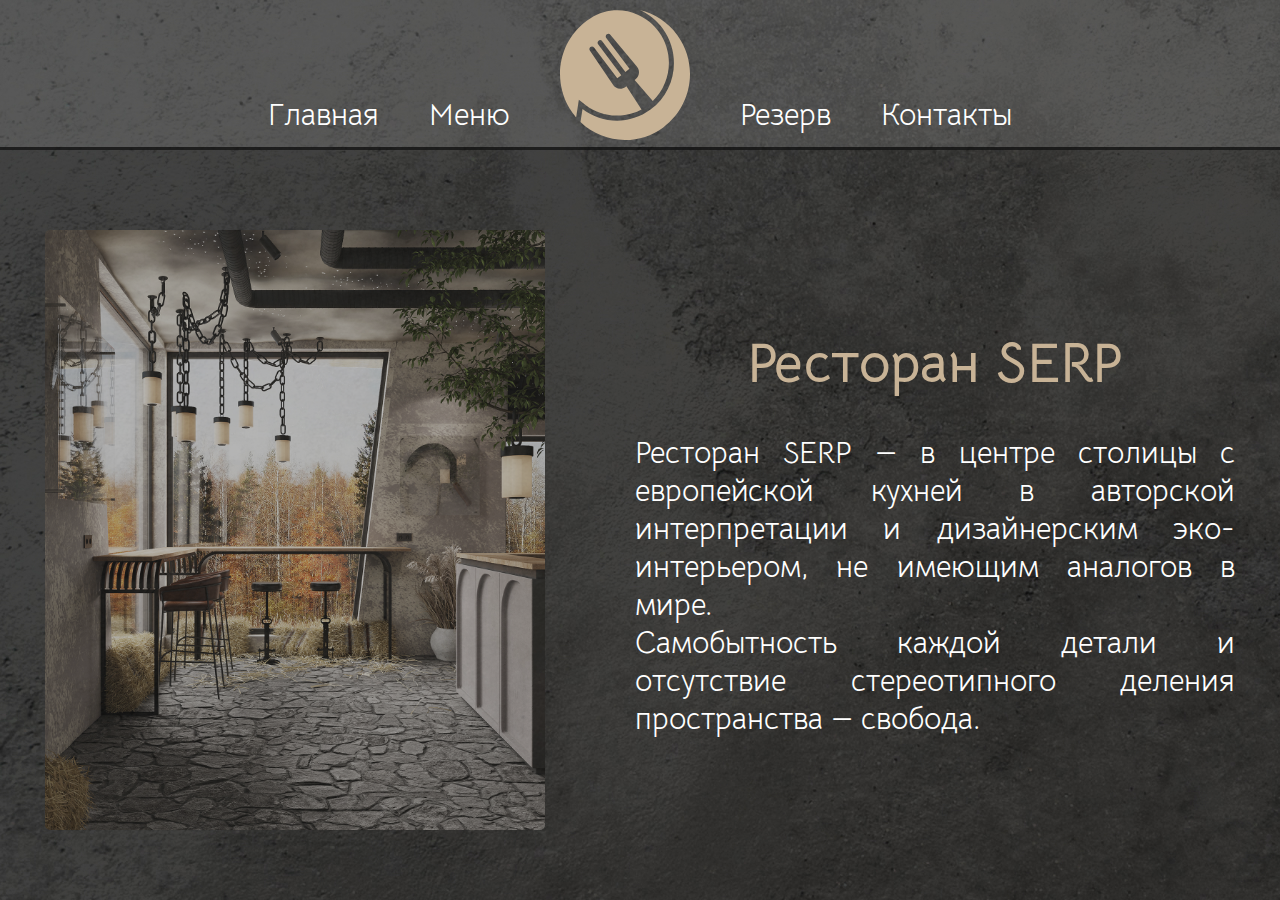
<file: SERP/index.html>
<html lang="en">
  <head>
    <meta charset="UTF-8" />
    <meta name="viewport" content="width=device-width, initial-scale=1.0" />
    <title>SERP</title>
    <link rel="stylesheet" href="styles/style.css" />
    <link rel="preconnect" href="https://fonts.googleapis.com" />
    <link rel="preconnect" href="https://fonts.gstatic.com" crossorigin />
    <link
      href="https://fonts.googleapis.com/css2?family=Bellota+Text&display=swap"
      rel="stylesheet"
    />
  </head>
  <body>
    <header>
      <div class="menu_osn">
        <div class="left_side">
          <ul>
            <li><a href="index.html">Главная</a></li>
            <li><a href="menu.html">Меню</a></li>
          </ul>
        </div>
        <div class="logo">
          <img src="styles/logo.svg" alt="logo" />
        </div>
        <div class="right_side">
          <ul>
            <li><a href="rezerv.php">Резерв</a></li>
            <li><a href="contacts.html">Контакты</a></li>
          </ul>
        </div>
      </div>
      <div class="menu">
        <input id="menu__toggle" type="checkbox" />
        <label class="menu__btn" for="menu__toggle">
          <span></span>
        </label>
        <ul class="menu__box">
          <li class="menu__item"><a href="index.html">Главная</a></li>
          <li class="menu__item"><a href="menu.html">Меню</a></li>
          <li class="menu__item"><a href="rezerv.php">Резерв</a></li>
          <li class="menu__item"><a href="contacts.html">Контакты</a></li>
          <div class="logo_adapt"></div>
        </ul>
      </div>
    </header>
    <main>
      <div class="content">
        <div class="left">
          <img src="images/page_1.jpg" alt="restaurant" />
        </div>
        <div class="right">
          <h1>Ресторан SERP</h1>
          <p>
            Ресторан SERP — в центре столицы с европейской кухней в авторской
            интерпретации и дизайнерским эко-интерьером, не имеющим аналогов в
            мире.<br />
            Самобытность каждой детали и отсутствие стереотипного деления
            пространства — свобода.
          </p>
        </div>
      </div>
    </main>
  </body>
</html>
</file>
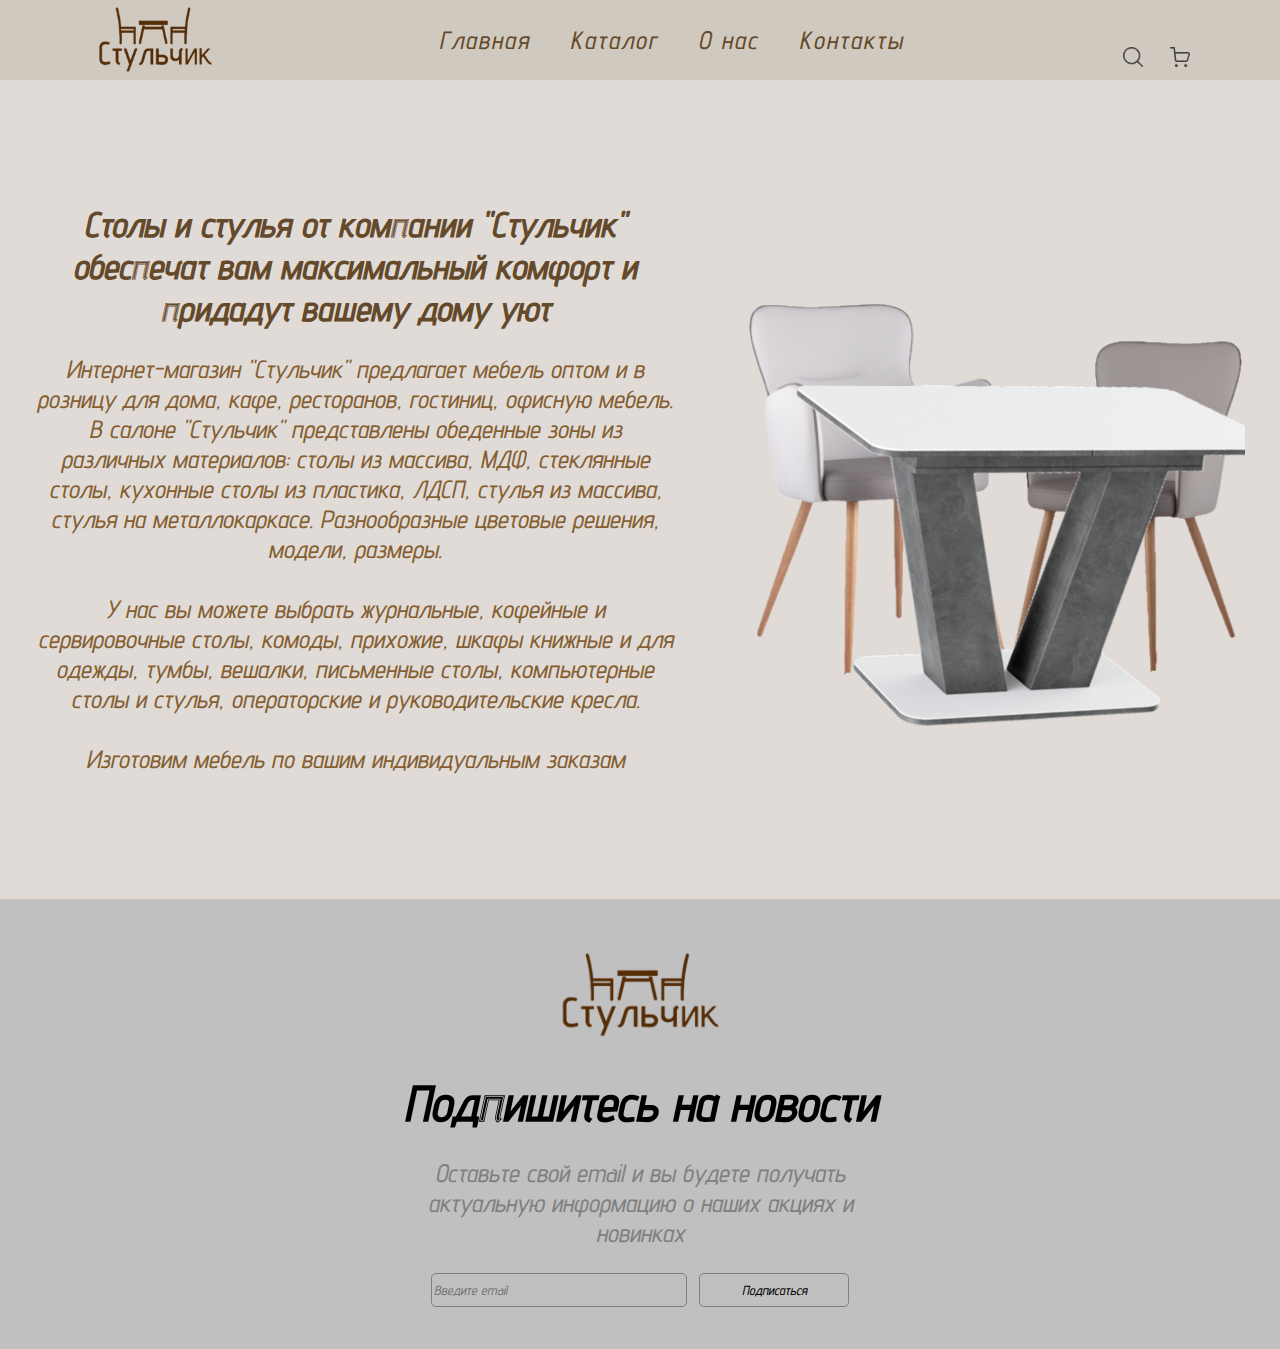
<file: mebel/about_us.html>
<!DOCTYPE html>
<html>
    <head>
        <title>Интернет магазин</title>
        <link rel="stylesheet" href="styles/about_us.css">
        <meta charset="UTF-8">
    </head>
    <body>
        <header>
            <a href="index.html"><img src="images/logo.png" class="logo"></a>
            <nav>
                <ul>
                    <li><a href="index.html">Главная</a></li>
                    <li><a href="katal.html">Каталог</a></li>
                    <li><a href="about_us.html">О нас</a></li>
                    <li><a href="konts.html">Контакты</a></li>
                </ul>
            </nav>
            <div class="menu">
                <input id="menu__toggle" type="checkbox">
                <label class="menu__btn" for="menu__toggle">
              <span></span>
                </label>
                <ul class="menu__box">
                    <li class="menu__item"><a href="index.html">Главная</a></li>
                    <li class="menu__item"><a href="katal.html">Каталог</a></li>
                    <li class="menu__item"><a href="about_us.html">О нас</a></li>
                    <li class="menu__item"><a href="konts.html">Контакты</a></li>
                </ul>
              </li>	
                </ul>
              </div>
            <div class="icons">
                <img src="images/search.png">
                <img src="images/shopCart.png">
            </div>
        </header>
        <article>
            <div class="text_about">
                <h1>Столы и стулья от компании "Стульчик" обеспечат вам максимальный комфорт и придадут вашему дому уют</h1>
                <p>Интернет-магазин "Стульчик" предлагает мебель оптом и в розницу для дома, кафе, ресторанов, гостиниц, офисную мебель. В салоне "Стульчик"  представлены обеденные зоны из различных материалов: столы из массива, МДФ, стеклянные столы, кухонные столы из пластика, ЛДСП, стулья из массива, стулья на металлокаркасе. Разнообразные цветовые решения, модели, размеры.<br>
                    <br>
                    У нас вы можете выбрать журнальные, кофейные и сервировочные столы, комоды, прихожие, шкафы книжные и для одежды, тумбы, вешалки, письменные столы, компьютерные столы и стулья, операторские и руководительские кресла.<br>
                    <br>
                    Изготовим мебель по вашим индивидуальным заказам</p>
            </div>
            <div class="map">
                <img src="images/table_chair.png">
            </div>
        </article>
        <footer>
            <div class="footerContent"> 
                <img src="images/logo.png">
                <h1>Подпишитесь на новости</h1>
                <p>Оставьте свой email и вы будете получать актуальную информацию о наших акциях и новинках</p>
                <span><input type="text" name="email" class="txt" placeholder="Введите email"> <input type="submit" value="Подписаться" class="send"></span>
            </div>
        </footer>
    </body>
</html>
</file>
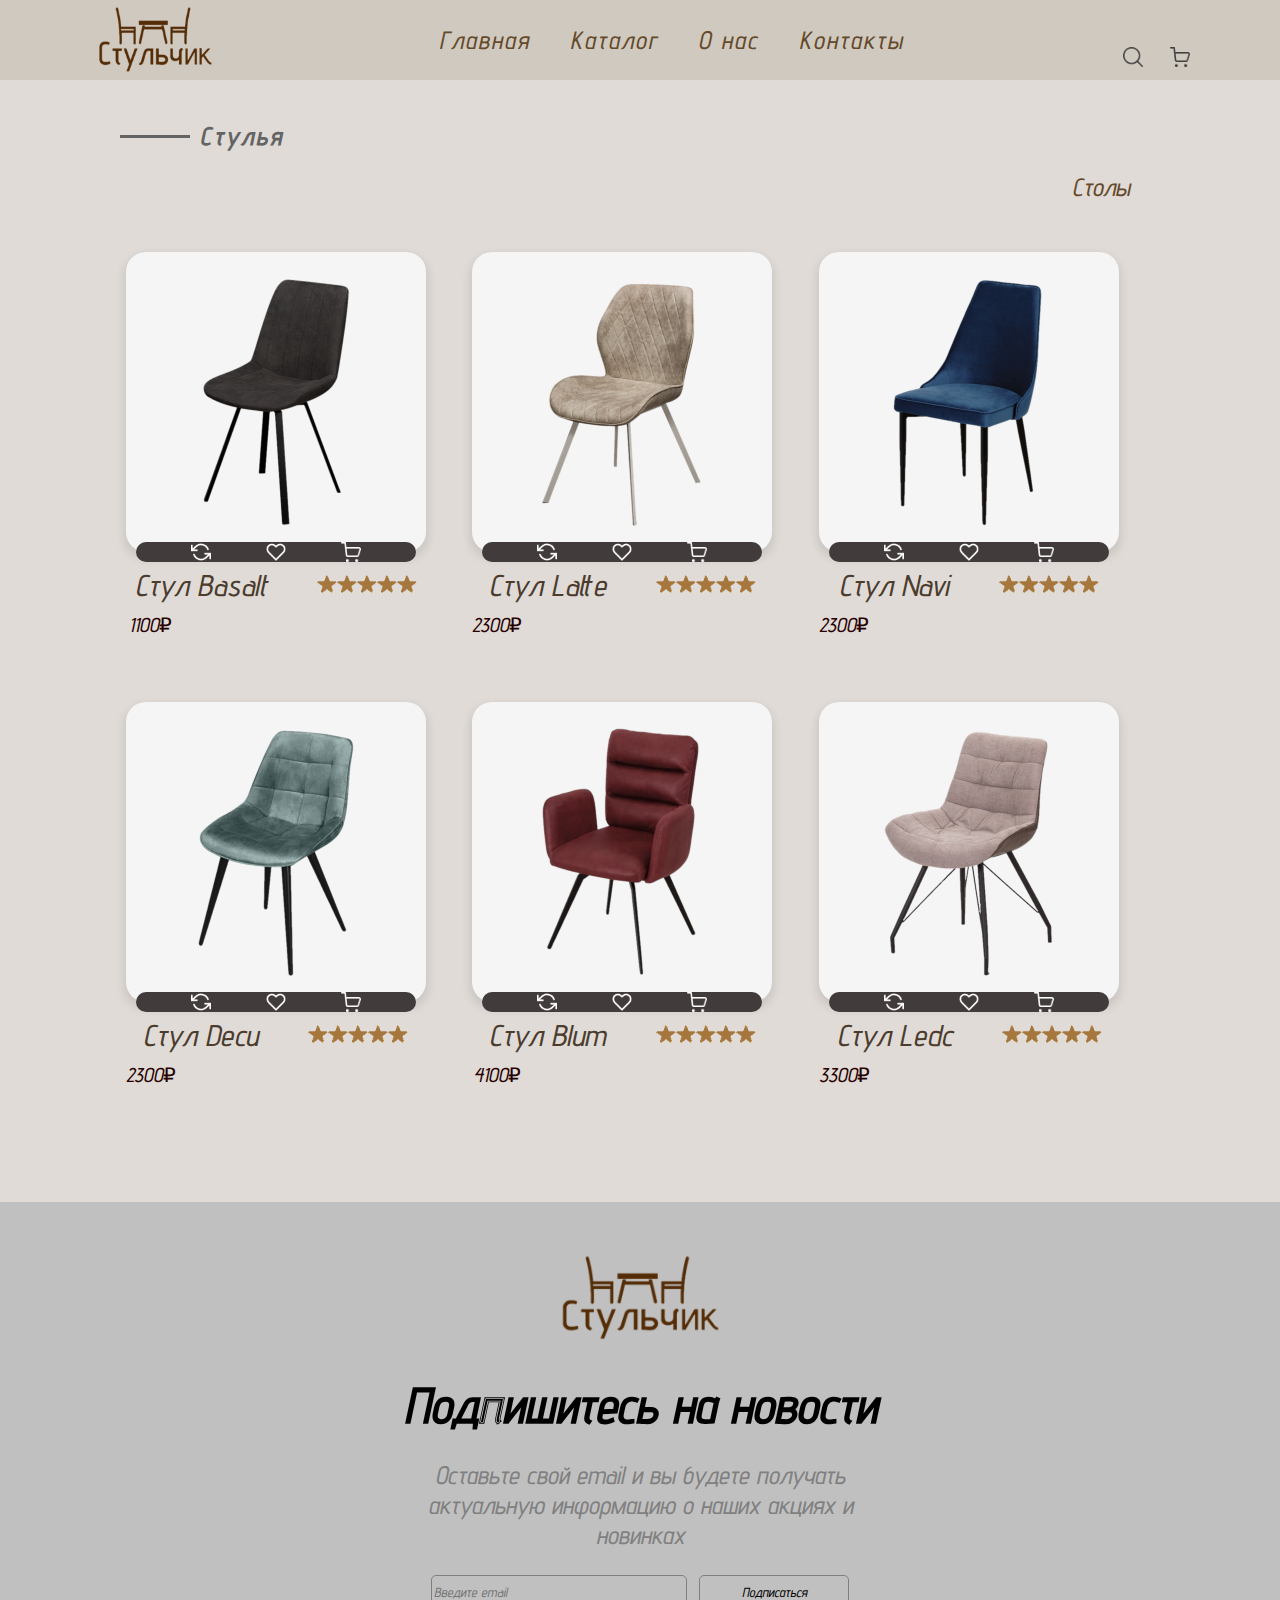
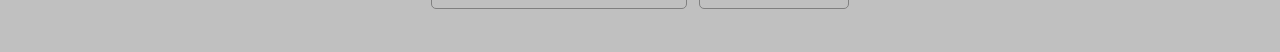
<file: mebel/chairs.html>
<!DOCTYPE html>
<html>
    <head>
        <title>Интернет магазин</title>
        <link rel="stylesheet" href="styles/chairs.css">
        <meta charset="UTF-8">
    </head>
    <body>
        <header>
            <a href="index.html"><img src="images/logo.png" class="logo"></a>
            <nav>
                <ul>
                    <li><a href="index.html">Главная</a></li>
                    <li><a href="katal.html">Каталог</a></li>
                    <li><a href="about_us.html">О нас</a></li>
                    <li><a href="konts.html">Контакты</a></li>
                </ul>
            </nav>
            <div class="menu">
                <input id="menu__toggle" type="checkbox">
                <label class="menu__btn" for="menu__toggle">
              <span></span>
                </label>
                <ul class="menu__box">
                    <li class="menu__item"><a href="index.html">Главная</a></li>
                    <li class="menu__item"><a href="katal.html">Каталог</a></li>
                    <li class="menu__item"><a href="about_us.html">О нас</a></li>
                    <li class="menu__item"><a href="konts.html">Контакты</a></li>
                </ul>
              </li>	
                </ul>
              </div>
            <div class="icons">
                <img src="images/search.png">
                <img src="images/shopCart.png">
            </div>
        </header>
        <article>
            <div class="katalogText">
                <span></span> 
                <h2>Стулья</h2>
            </div>
            <div class="goodsHead">
                <span class="partsOfGoods"><a href="tables.html">Столы</a></span>
            </div>
            <div class="goods Line1">
                <div class="good">
                    <img class="goodImg" src="images/basalt.png">
                    <span class="addingLine"> <img src="images/arrows.png"> <img src="images/heartW.png"> <img src="images/shopCartW.png"></span>
                    <span class="nameAndRate"><p>Стул Basalt</p>
                    <span class="stars stul"><img src="images/star.png"><img src="images/star.png"><img src="images/star.png"><img src="images/star.png"><img src="images/star.png"></span></span>
                    <span class="cost"><p>1100₽</p></span>
                </div>
                <div class="good">
                    <img class="goodImg" src="images/latte.png">
                    <span class="addingLine"> <img src="images/arrows.png"> <img src="images/heartW.png"> <img src="images/shopCartW.png"></span>
                    <span class="nameAndRate"><p>Стул Latte</p>
                    <span class="stars stul"><img src="images/star.png"><img src="images/star.png"><img src="images/star.png"><img src="images/star.png"><img src="images/star.png"></span></span>            
                    <span class="cost"><p>2300₽</p></span>
                </div>
                <div class="good">
                    <img class="goodImg" src="images/navi.png">
                    <span class="addingLine"> <img src="images/arrows.png"> <img src="images/heartW.png"> <img src="images/shopCartW.png"></span>
                    <span class="nameAndRate"><p>Стул Navi</p>
                    <span class="stars stul"><img src="images/star.png"><img src="images/star.png"><img src="images/star.png"><img src="images/star.png"><img src="images/star.png"></span></span>            
                    <span class="cost"><p>2300₽</p></span>
                </div>
            </div>
            <div class="goods Line2">
                <div class="good">
                    <img class="goodImg" src="images/decu.png">
                    <span class="addingLine"> <img src="images/arrows.png"> <img src="images/heartW.png"> <img src="images/shopCartW.png"></span>
                    <span class="nameAndRate"><p>Стул Decu</p>
                    <span class="stars stul"><img src="images/star.png"><img src="images/star.png"><img src="images/star.png"><img src="images/star.png"><img src="images/star.png"></span></span>            
                    <span class="cost"><p>2300₽</p></span>
                </div>
                <div class="good">
                    <img class="goodImg" src="images/blum.png">
                    <span class="addingLine"> <img src="images/arrows.png"> <img src="images/heartW.png"> <img src="images/shopCartW.png"></span>
                    <span class="nameAndRate"><p>Стул Blum</p>
                    <span class="stars stul"><img src="images/star.png"><img src="images/star.png"><img src="images/star.png"><img src="images/star.png"><img src="images/star.png"></span></span>
                    <span class="cost"><p>4100₽</p></span>
                </div>
                <div class="good">
                    <img class="goodImg" src="images/lecd.png">
                    <span class="addingLine"> <img src="images/arrows.png"> <img src="images/heartW.png"> <img src="images/shopCartW.png"></span>
                    <span class="nameAndRate"><p>Стул Ledc</p>
                    <span class="stars stul"><img src="images/star.png"><img src="images/star.png"><img src="images/star.png"><img src="images/star.png"><img src="images/star.png"></span></span>
                    <span class="cost"><p>3300₽</p></span>
                </div>
            </div>
        </article>
        <footer>
            <div class="footerContent"> 
                <img src="images/logo.png">
                <h1>Подпишитесь на новости</h1>
                <p>Оставьте свой email и вы будете получать актуальную информацию о наших акциях и новинках</p>
                <span><input type="text" name="email" class="txt" placeholder="Введите email"> <input type="submit" value="Подписаться" class="send"></span>
            </div>
        </footer>
    </body>
</html>
</file>
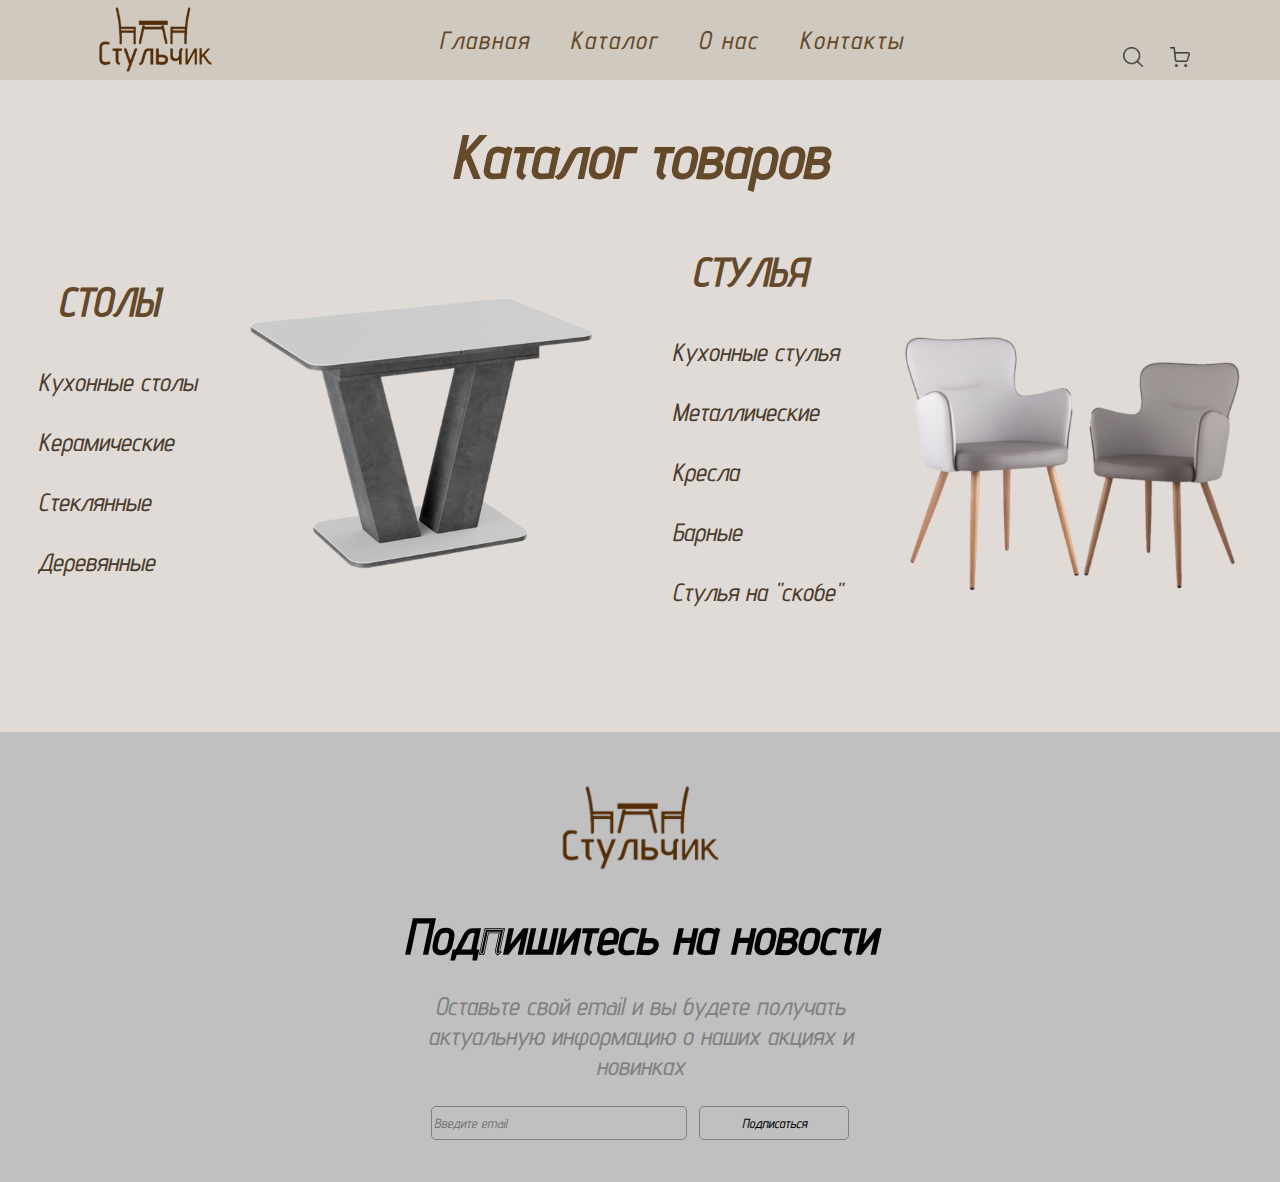
<file: mebel/katal.html>
<!DOCTYPE html>
<html>
    <head>
        <title>Интернет магазин</title>
        <link rel="stylesheet" href="styles/katal.css">
        <meta charset="UTF-8">
    </head>
    <body>
        <header>
            <a href="index.html"><img src="images/logo.png" class="logo"></a>
            <nav>
                <ul>
                    <li><a href="index.html">Главная</a></li>
                    <li><a href="katal.html">Каталог</a></li>
                    <li><a href="about_us.html">О нас</a></li>
                    <li><a href="konts.html">Контакты</a></li>
                </ul>
            </nav>
            <div class="menu">
                <input id="menu__toggle" type="checkbox">
                <label class="menu__btn" for="menu__toggle">
              <span></span>
                </label>
                <ul class="menu__box">
                    <li class="menu__item"><a href="index.html">Главная</a></li>
                    <li class="menu__item"><a href="katal.html">Каталог</a></li>
                    <li class="menu__item"><a href="about_us.html">О нас</a></li>
                    <li class="menu__item"><a href="konts.html">Контакты</a></li>
                </ul>
              </li>	
                </ul>
              </div>
            <div class="icons">
                <img src="images/search.png">
                <img src="images/shopCart.png">
            </div>
        </header>
        <h1 class="art">Каталог товаров</h1>
        <article>
            <div class="table">
                <div class="list">
                    <button>
                        <a href="tables.html">Столы</a>
                    </button>
                    <p>Кухонные столы<br>
                        <br>
                        Керамические<br>
                        <br>
                        Стеклянные<br>
                        <br>
                        Деревянные</p>
                </div>
                <img src="images/table.png">
            </div>
            <div class="chair">
                <div class="list">
                    <button>
                        <a href="chairs.html">Стулья</a>
                    </button>
                    <p>Кухонные стулья<br>
                        <br>
                        Металлические<br>
                        <br>
                        Кресла<br>
                        <br>
                        Барные<br>
                        <br>
                        Стулья на "скобе"</p>
                </div>
                <img src="images/chair.png">
            </div>
        </article>
        <footer>
            <div class="footerContent"> 
                <img src="images/logo.png">
                <h1>Подпишитесь на новости</h1>
                <p>Оставьте свой email и вы будете получать актуальную информацию о наших акциях и новинках</p>
                <span><input type="text" name="email" class="txt" placeholder="Введите email"> <input type="submit" value="Подписаться" class="send"></span>
            </div>
        </footer>
    </body>
</html>
</file>
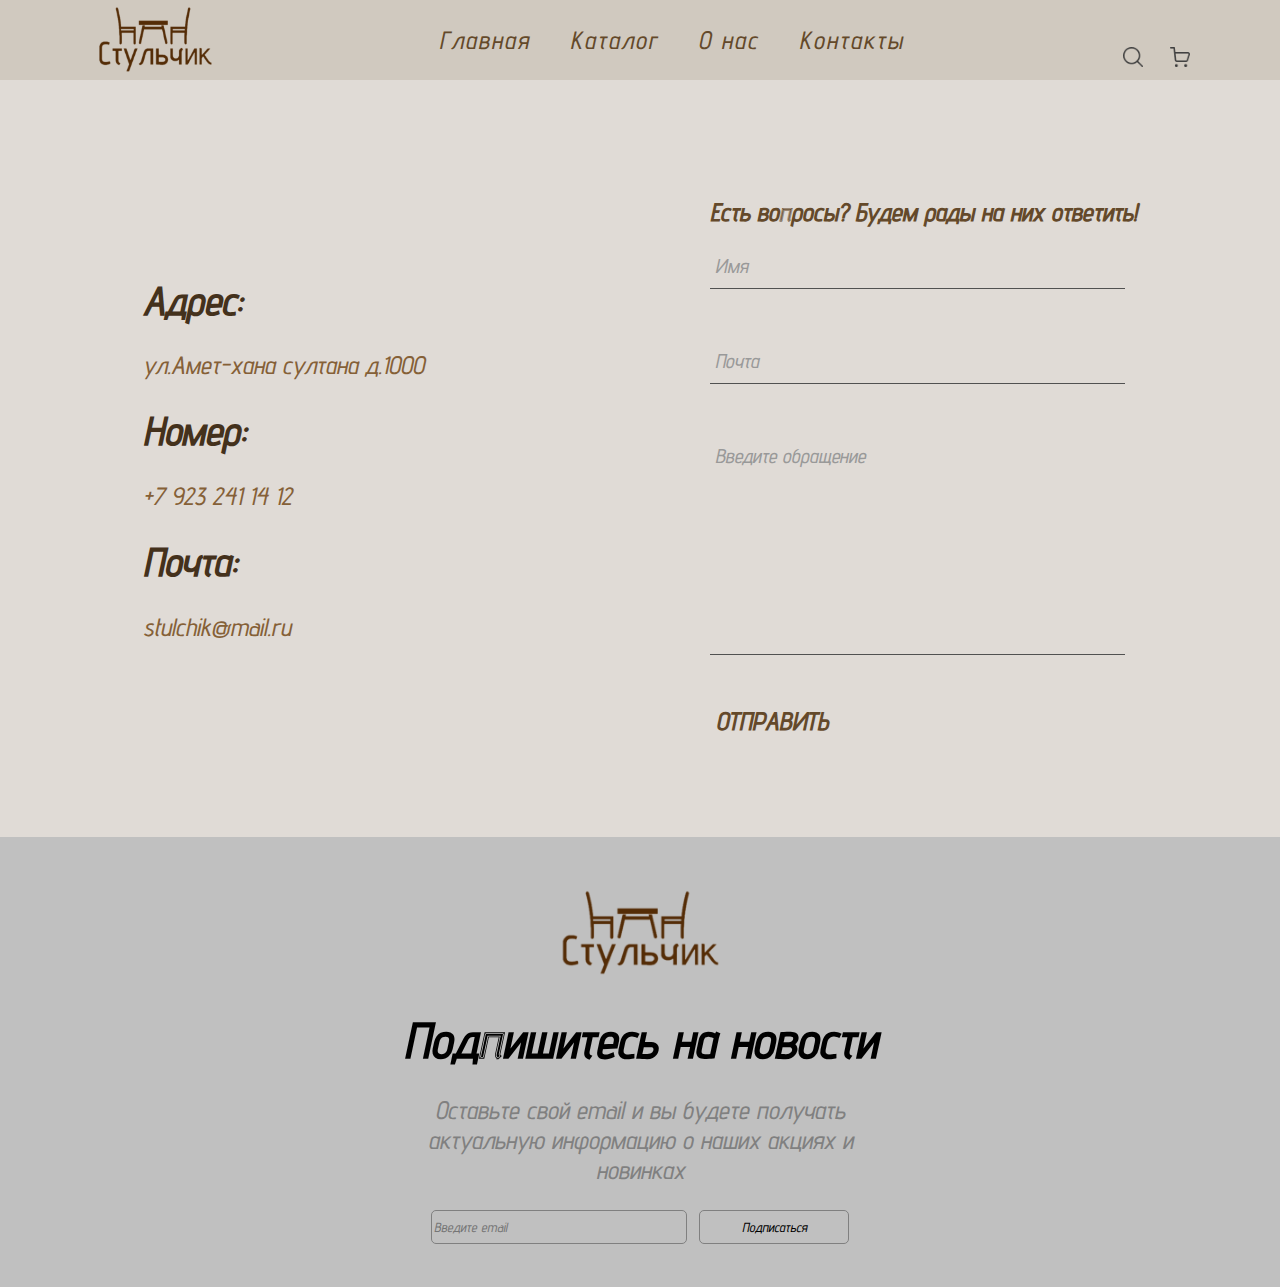
<file: mebel/konts.html>
<!DOCTYPE html>
<html>
    <head>
        <title>Интернет магазин</title>
        <link rel="stylesheet" href="styles/konts.css">
        <meta charset="UTF-8">
    </head>
    <body>
        <header>
            <a href="index.html"><img src="images/logo.png" class="logo"></a>
            <nav>
                <ul>
                    <li><a href="index.html">Главная</a></li>
                    <li><a href="katal.html">Каталог</a></li>
                    <li><a href="about_us.html">О нас</a></li>
                    <li><a href="konts.html">Контакты</a></li>
                </ul>
            </nav>
            <div class="menu">
                <input id="menu__toggle" type="checkbox">
                <label class="menu__btn" for="menu__toggle">
              <span></span>
                </label>
                <ul class="menu__box">
                    <li class="menu__item"><a href="index.html">Главная</a></li>
                    <li class="menu__item"><a href="katal.html">Каталог</a></li>
                    <li class="menu__item"><a href="about_us.html">О нас</a></li>
                    <li class="menu__item"><a href="konts.html">Контакты</a></li>
                </ul>
              </li>	
                </ul>
              </div>
            <div class="icons">
                <img src="images/search.png">
                <img src="images/shopCart.png">
            </div>
        </header>
        <article>
            <div class="dannie">
                <h1>Адрес:</h1>
                <p>ул.Амет-хана султана д.1000</p>
                <h1>Номер:</h1>
                <p>+7 923 241 14 12</p>
                <h1>Почта:</h1>
                <p>stulchik@mail.ru</p>
            </div>
            <form>
                <h1>Есть вопросы? Будем рады на них ответить!</h1>
                <div class="group">
                    <input required="" type="text" class="input">
                    <span class="highlight"></span>
                    <span class="bar"></span>
                    <label>Имя</label>
                </div>
                <div class="group">
                    <input required="" type="text" class="input">
                    <span class="highlight"></span>
                    <span class="bar"></span>
                    <label>Почта</label>
                </div>
                <div class="group">
                    <textarea class="input"></textarea>
                    <span class="highlight"></span>
                    <span class="bar"></span>
                    <label>Введите обращение</label>
                </div>
                <button>
                    Отправить
                </button>
            </form>
        </article>
        <footer>
            <div class="footerContent"> 
                <img src="images/logo.png">
                <h1>Подпишитесь на новости</h1>
                <p>Оставьте свой email и вы будете получать актуальную информацию о наших акциях и новинках</p>
                <span><input type="text" name="email" class="txt" placeholder="Введите email"> <input type="submit" value="Подписаться" class="send"></span>
            </div>
        </footer>
    </body>
</html>
</file>
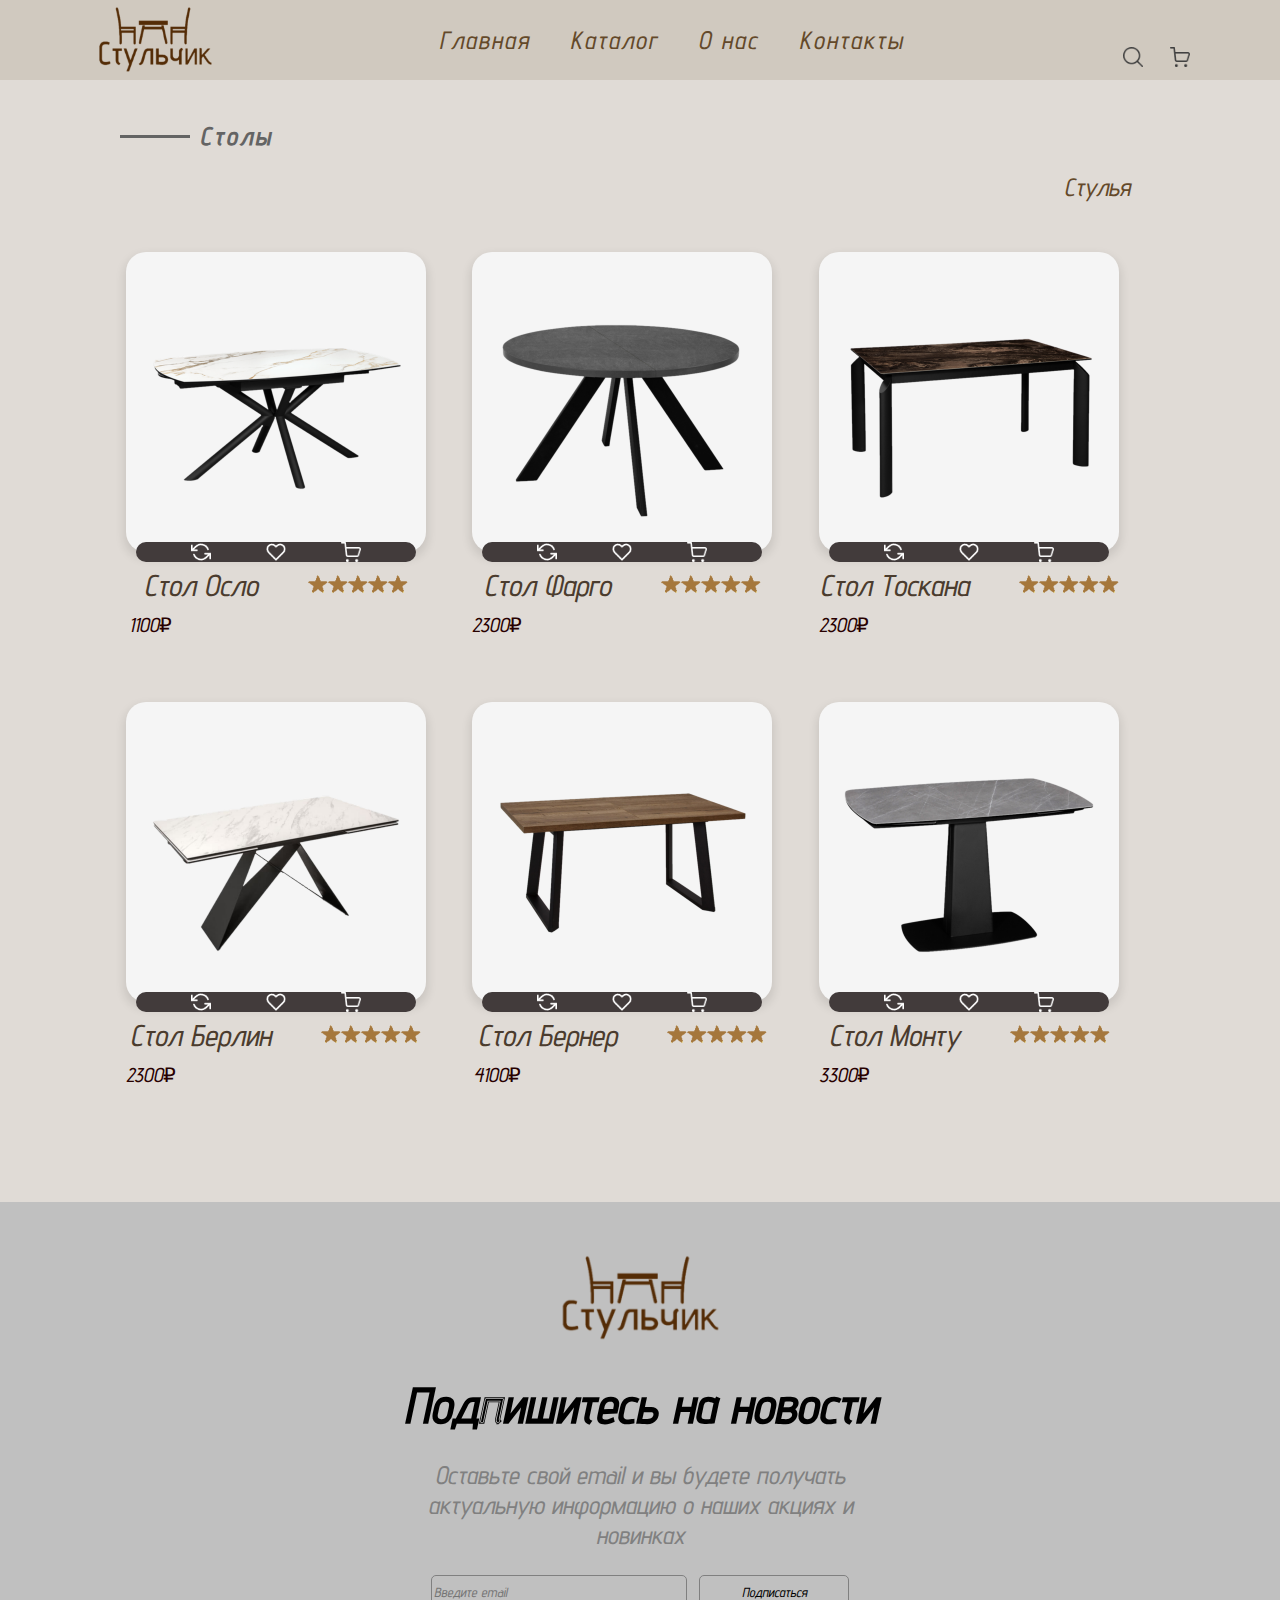
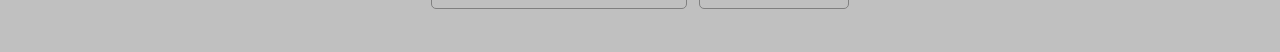
<file: mebel/tables.html>
<!DOCTYPE html>
<html>
    <head>
        <title>Интернет магазин</title>
        <link rel="stylesheet" href="styles/tables.css">
        <meta charset="UTF-8">
    </head>
    <body>
        <header>
            <a href="index.html"><img src="images/logo.png" class="logo"></a>
            <nav>
                <ul>
                    <li><a href="index.html">Главная</a></li>
                    <li><a href="katal.html">Каталог</a></li>
                    <li><a href="about_us.html">О нас</a></li>
                    <li><a href="konts.html">Контакты</a></li>
                </ul>
            </nav>
            <div class="menu">
                <input id="menu__toggle" type="checkbox">
                <label class="menu__btn" for="menu__toggle">
              <span></span>
                </label>
                <ul class="menu__box">
                    <li class="menu__item"><a href="index.html">Главная</a></li>
                    <li class="menu__item"><a href="katal.html">Каталог</a></li>
                    <li class="menu__item"><a href="about_us.html">О нас</a></li>
                    <li class="menu__item"><a href="konts.html">Контакты</a></li>
                </ul>
              </li>	
                </ul>
              </div>
            <div class="icons">
                <img src="images/search.png">
                <img src="images/shopCart.png">
            </div>
        </header>
        <article>
            <div class="katalogText">
                <span></span> 
                <h2>Столы</h2>
            </div>
            <div class="goodsHead">
                <span class="partsOfGoods"><a href="chairs.html">Стулья</a></span>
            </div>
            <div class="goods Line1">
                <div class="good">
                    <img class="goodImg" src="images/oslo.png">
                    <span class="addingLine"> <img src="images/arrows.png"> <img src="images/heartW.png"> <img src="images/shopCartW.png"></span>
                    <span class="nameAndRate"><p>Стол Осло</p>
                    <span class="stars stol"><img src="images/star.png"><img src="images/star.png"><img src="images/star.png"><img src="images/star.png"><img src="images/star.png"></span></span>
                    <span class="cost"><p>1100₽</p></span>
                </div>
                <div class="good">
                    <img class="goodImg" src="images/fargo.png">
                    <span class="addingLine"> <img src="images/arrows.png"> <img src="images/heartW.png"> <img src="images/shopCartW.png"></span>
                    <span class="nameAndRate"><p>Стол Фарго</p>
                    <span class="stars stol"><img src="images/star.png"><img src="images/star.png"><img src="images/star.png"><img src="images/star.png"><img src="images/star.png"></span></span>            
                    <span class="cost"><p>2300₽</p></span>
                </div>
                <div class="good">
                    <img class="goodImg" src="images/toscana.png">
                    <span class="addingLine"> <img src="images/arrows.png"> <img src="images/heartW.png"> <img src="images/shopCartW.png"></span>
                    <span class="nameAndRate"><p>Стол Тоскана</p>
                    <span class="stars stol"><img src="images/star.png"><img src="images/star.png"><img src="images/star.png"><img src="images/star.png"><img src="images/star.png"></span></span>            
                    <span class="cost"><p>2300₽</p></span>
                </div>
            </div>
            <div class="goods Line2">
                <div class="good">
                    <img class="goodImg" src="images/berlin.png">
                    <span class="addingLine"> <img src="images/arrows.png"> <img src="images/heartW.png"> <img src="images/shopCartW.png"></span>
                    <span class="nameAndRate"><p>Стол Берлин</p>
                    <span class="stars stol"><img src="images/star.png"><img src="images/star.png"><img src="images/star.png"><img src="images/star.png"><img src="images/star.png"></span></span>            
                    <span class="cost"><p>2300₽</p></span>
                </div>
                <div class="good">
                    <img class="goodImg" src="images/berner.png">
                    <span class="addingLine"> <img src="images/arrows.png"> <img src="images/heartW.png"> <img src="images/shopCartW.png"></span>
                    <span class="nameAndRate"><p>Стол Бернер</p>
                    <span class="stars stol"><img src="images/star.png"><img src="images/star.png"><img src="images/star.png"><img src="images/star.png"><img src="images/star.png"></span></span>
                    <span class="cost"><p>4100₽</p></span>
                </div>
                <div class="good">
                    <img class="goodImg" src="images/mont.png">
                    <span class="addingLine"> <img src="images/arrows.png"> <img src="images/heartW.png"> <img src="images/shopCartW.png"></span>
                    <span class="nameAndRate"><p>Стол Монту</p>
                    <span class="stars stol"><img src="images/star.png"><img src="images/star.png"><img src="images/star.png"><img src="images/star.png"><img src="images/star.png"></span></span>
                    <span class="cost"><p>3300₽</p></span>
                </div>
            </div>
        </article>
        <footer>
            <div class="footerContent"> 
                <img src="images/logo.png">
                <h1>Подпишитесь на новости</h1>
                <p>Оставьте свой email и вы будете получать актуальную информацию о наших акциях и новинках</p>
                <span><input type="text" name="email" class="txt" placeholder="Введите email"> <input type="submit" value="Подписаться" class="send"></span>
            </div>
        </footer>
    </body>
</html>
</file>
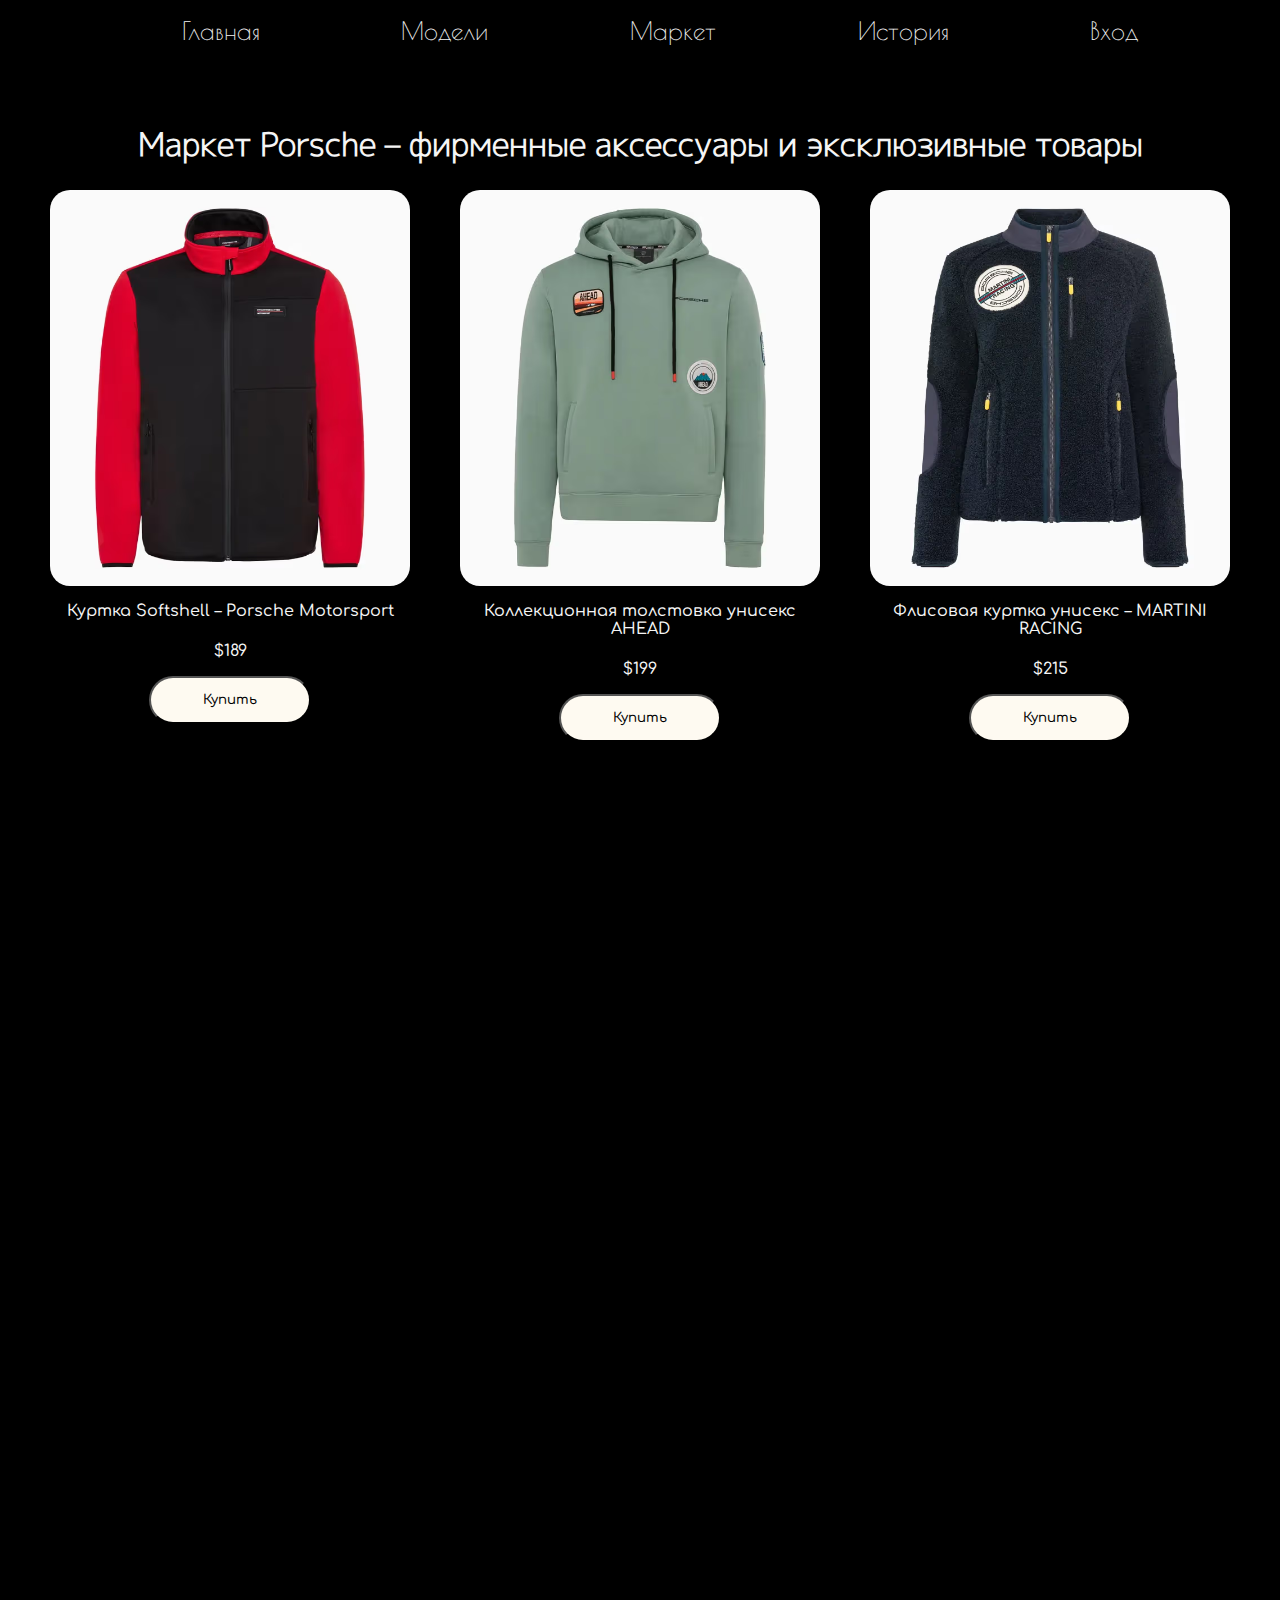
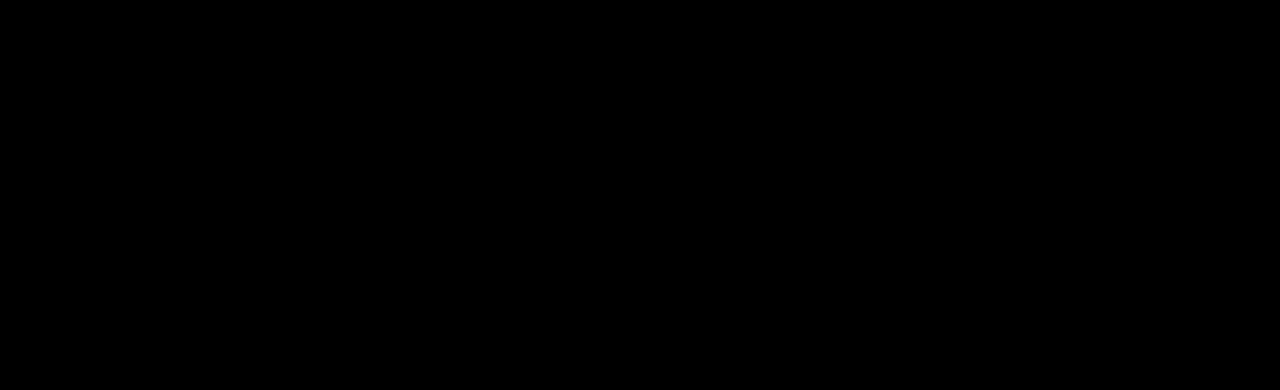
<file: porsche(удалить страницу + указать отсутствие адаптивки)/market.html>
<!DOCTYPE html>
<html lang="en">
  <head>
    <meta charset="UTF-8" />
    <meta name="viewport" content="width=device-width, initial-scale=1.0" />
    <link rel="stylesheet" href="styles/market.css" />
    <title>Главная</title>
  </head>
  <body>
    <header>
      <div class="shapka">
        <ul>
          <li><a href="index.php">Главная</a></li>
          <li><a href="modell.php">Модели</a></li>
          <li><a href="market.php">Маркет</a></li>
          <li><a href="#">История</a></li>
          <li><a href="#">Вход</a></li>
        </ul>
      </div>
    </header>
    <h1>Маркет Porsche – фирменные аксессуары и эксклюзивные товары</h1>
    <div class="katalog">
      <div class="katalog1">
        <div class="block1">
          <img src="styles/images/shirt.avif" />
          <div class="info"><p>Куртка Softshell – Porsche Motorsport</p></div>
          <div class="price"><p>&#36;189</p></div>
          <button><p>Купить</p></button>
        </div>
        <div class="block1">
          <img src="styles/images/shirt2.avif" />
          <div class="info"><p>Коллекционная толстовка унисекс AHEAD</p></div>
          <div class="price"><p>&#36;199</p></div>
          <button><p>Купить</p></button>
        </div>
        <div class="block1">
          <img src="styles/images/shirt3.avif" />
          <div class="info">
            <p>Флисовая куртка унисекс – MARTINI RACING</p>
          </div>
          <div class="price"><p>&#36;215</p></div>
          <button><p>Купить</p></button>
        </div>
      </div>
      <div class="element-animation">
        <div class="katalog2">
          <div class="block1">
            <img src="styles/images/cup.avif" />
            <div class="info"><p>Куртка Softshell – Porsche Motorsport</p></div>
            <div class="price"><p>&#36;35</p></div>
            <button><p>Купить</p></button>
          </div>
          <div class="block1">
            <img src="styles/images/umbrella.avif" />
            <div class="info"><p>Автомобильный зонт L – Essential</p></div>
            <div class="price"><p>&#36;100</p></div>
            <button><p>Купить</p></button>
          </div>
          <div class="block1">
            <img src="styles/images/armchair.avif" />
            <div class="info">
              <p>ID Trim L Pepita Edition — ограниченная серия</p>
            </div>
            <div class="price">
              <p>
                Цена: <s>&#36;2,530 ₽</s>
                <strong style="color: red">1,595 ₽</strong>
              </p>
            </div>
            <button><p>Купить</p></button>
          </div>
        </div>
      </div>
      <div class="element-animation">
        <div class="katalog3">
          <div class="block1">
            <img src="styles/images/bike.avif" />
            <div class="info"><p>Porsche eBike Sport 3-го поколения.</p></div>
            <div class="price"><p>&#36;12,685</p></div>
            <button><p>Купить</p></button>
          </div>
          <div class="block1">
            <img src="styles/images/sound.avif" />
            <div class="info"><p>911 Саундбар 2.0 Pro – Ltd.</p></div>
            <div class="price"><p>&#36;11,899</p></div>
            <button><p>Купить</p></button>
          </div>
          <div class="block1">
            <img src="styles/images/watch.avif" />
            <div class="info"><p>Smartwatch Porsche x Garmin Epix Pro</p></div>
            <div class="price"><p>&#36;1,250</p></div>
            <button><p>Купить</p></button>
          </div>
        </div>
      </div>
    </div>
    <script src="main.js"></script>
  </body>
</html>
</file>
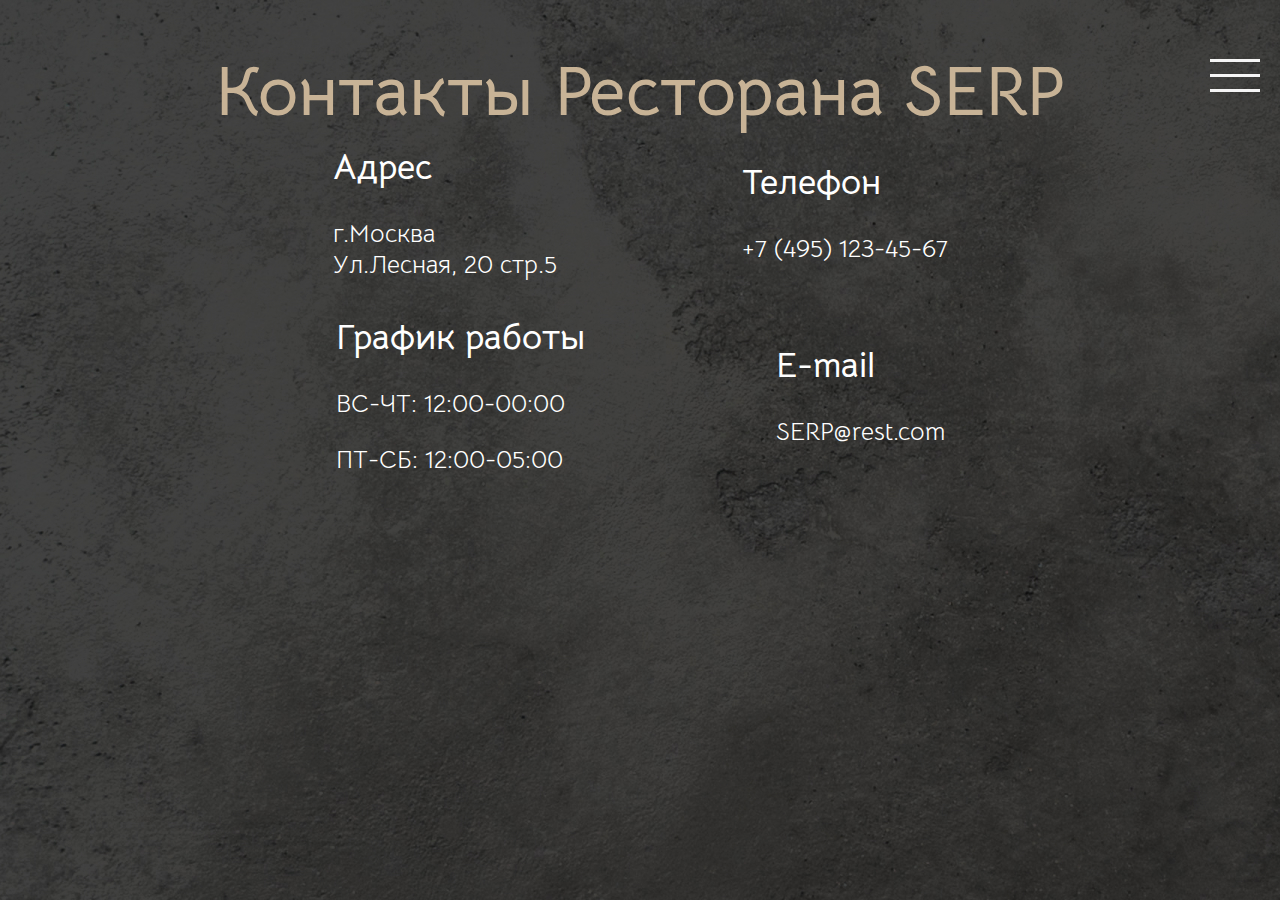
<file: SERP/contacts.html>
<html lang="ru">
  <head>
    <meta charset="UTF-8" />
    <meta name="viewport" content="width=device-width, initial-scale=1.0" />
    <title>SERP</title>
    <link rel="stylesheet" href="styles/contacts.css" />
    <link rel="preconnect" href="https://fonts.googleapis.com" />
    <link rel="preconnect" href="https://fonts.gstatic.com" crossorigin />
    <link
      href="https://fonts.googleapis.com/css2?family=Bellota+Text&display=swap"
      rel="stylesheet"
    />
  </head>
  <body>
    <header>
      <div class="menu_osn">
        <input id="menu_toggle" type="checkbox" />
        <label class="menu_btn" for="menu_toggle">
          <span></span>
        </label>
        <div class="menu_box">
          <div class="left_side">
            <ul>
              <li><a href="index.html">Главная</a></li>
              <li><a href="menu.html">Меню</a></li>
            </ul>
          </div>
          <div class="logo">
            <img src="styles/logo_alt.svg" alt="" />
          </div>
          <div class="right_side">
            <ul>
              <li><a href="rezerv.php">Резерв</a></li>
              <li><a href="contacts.html">Контакты</a></li>
            </ul>
          </div>
        </div>
      </div>
      <div class="menu">
        <input id="menu__toggle" type="checkbox" />
        <label class="menu__btn" for="menu__toggle">
          <span></span>
        </label>
        <ul class="menu__box">
          <li class="menu__item"><a href="index.html">Главная</a></li>
          <li class="menu__item"><a href="menu.html">Меню</a></li>
          <li class="menu__item"><a href="rezerv.php">Резерв</a></li>
          <li class="menu__item"><a href="contacts.html">Контакты</a></li>
        </ul>
      </div>
    </header>
    <main>
      <h1>Контакты Ресторана SERP</h1>
      <div class="conts">
        <div class="info">
          <div class="adress">
            <h2>Адрес</h2>
            <p>
              г.Москва<br />
              Ул.Лесная, 20 стр.5
            </p>
          </div>
          <div class="phone">
            <h2>Телефон</h2>
            <p>+7 (495) 123-45-67</p>
          </div>
        </div>
        <div class="info">
          <div class="hours">
            <h2>График работы</h2>
            <p>ВС-ЧТ: 12:00-00:00</p>
            <p>ПТ-СБ: 12:00-05:00</p>
          </div>
          <div class="email">
            <h2>E-mail</h2>
            <p>SERP@rest.com</p>
          </div>
        </div>
      </div>
      <div class="map">
        <div style="position: relative; overflow: hidden">
          <script
            type="text/javascript"
            charset="utf-8"
            async
            src="https://api-maps.yandex.ru/services/constructor/1.0/js/?um=constructor%3A3bee63118962a885bb10b7b3a32404fb20871384d1f523d7a41657204102955e&amp;width=820&amp;height=388&amp;lang=ru_RU&amp;scroll=true"
          ></script>
        </div>
      </div>
    </main>
  </body>
</html>
</file>
<file: SERP/styles/style.css>
html {
  box-sizing: border-box;
  font-size: 10px;
}

*,
*::before,
*::after {
  box-sizing: inherit;
}

.bellota-text-regular {
  font-family: "Bellota Text", sans-serif;
  font-weight: 400;
  font-style: normal;
}

body {
  margin: 0;
  padding: 0;
  background-image: url("bg.jpg");
  font-family: "Bellota Text", sans-serif;
  font-weight: 400;
}

header {
  background-color: rgba(217, 217, 217, 0.15);
  height: 150px;
  border-bottom: rgba(0, 0, 0, 0.65) solid 3px;
}

.menu_osn {
  display: flex;
  font-size: 30px;
  justify-content: center;
  align-items: center;
  padding: 0 30px;
}

.menu_osn ul {
  display: flex;
  list-style-type: none;
  margin: 0;
  padding: 0;
}

.left_side li {
  margin: 90px 50px 0 0;
}

.right_side li {
  margin: 90px 0 0 50px;
}

.menu_osn a {
  color: #fff;
  text-decoration: none;
}

.logo img {
  width: 130px;
  height: 130px;
  margin-top: 10px;
}

.menu {
  width: 1px;
  display: none;
}

#menu__toggle {
  opacity: 0;
  position: absolute;
}

.menu__btn {
  display: flex;
  align-items: center;
  position: absolute;
  top: 30px;
  right: 20px;
  width: 50px;
  height: 50px;
  cursor: pointer;
  z-index: 501;
}

.menu__btn > span,
.menu__btn > span::before,
.menu__btn > span::after {
  display: block;
  position: absolute;
  width: 100%;
  height: 3px;
  background-color: whitesmoke;
}

.menu__btn > span::before {
  content: "";
  top: -15px;
}

.menu__btn > span::after {
  content: "";
  top: 15px;
}

.menu__box {
  display: block;
  position: fixed;
  visibility: hidden;
  opacity: 0;
  transition: visibility 0s, opacity 0.5s linear;
  top: 0;
  right: 100%;
  width: 250px;
  height: 100vh;
  margin: 0px;
  padding-top: 150px;
  list-style: none;
  text-align: right;
  background-image: url("/images/menu_adapt.png");
  z-index: 500;
}

.menu__item {
  display: block;
  text-align: right;
  padding-right: 40px;
  margin-bottom: 60px;
  color: rgb(0, 0, 0);
  font-size: 35px;
  font-weight: 600;
  text-decoration: none;
}

.menu a {
  text-decoration: none;
  color: #451800;
}

#menu__toggle:checked ~ .menu__btn > span {
  transform: rotate(45deg);
}

#menu__toggle:checked ~ .menu__btn > span::before {
  top: 0;
  transform: rotate(0);
}

#menu__toggle:checked ~ .menu__btn > span::after {
  top: 0;
  transform: rotate(90deg);
}

#menu__toggle:checked ~ .menu__box {
  visibility: visible;
  opacity: 1;
  right: 0;
}

.content {
  display: flex;
  justify-content: space-around;
  align-items: center;
  margin-top: 30px;
}

.left {
  width: 620px;
  height: 744px;
}

.left img {
  width: 100%;
  height: 100%;
  border-radius: 5px;
  opacity: 0.65;
}

.right {
  width: 930px;
}

.right h1 {
  font-size: 60px;
  color: #c8b396;
  text-align: center;
}

.right p {
  font-size: 40px;
  text-align: justify;
  color: #fff;
}

@media screen and (max-width: 1440px) {
  .left {
    width: 550px;
    height: 650px;
  }

  .right {
    width: 700px;
  }

  .right h1 {
    font-size: 55px;
  }

  .right p {
    font-size: 30px;
  }
}

@media screen and (max-width: 1280px) {
  .content {
    margin-top: 80px;
  }

  .left {
    width: 500px;
    height: 600px;
  }

  .right {
    width: 600px;
  }

  .right h1 {
    font-size: 55px;
  }

  .right p {
    font-size: 30px;
  }
}

@media screen and (max-width: 1024px) {
  .content {
    margin-top: 120px;
  }

  .left {
    width: 400px;
    height: 480px;
  }

  .right {
    width: 480px;
  }

  .right h1 {
    font-size: 55px;
  }

  .right p {
    font-size: 30px;
  }
}

@media screen and (max-width: 768px) {
  .menu_osn {
    display: none;
  }

  .menu {
    display: block;
  }

  header {
    background-color: none;
    height: 0;
    border-bottom: none;
  }

  .content {
    flex-direction: column;
    align-items: center;
  }

  .left {
    width: 320px;
    height: 384px;
  }

  .right {
    padding: 20px;
    width: 100%;
  }

  .right h1 {
    font-size: 45px;
  }

  .right p {
    font-size: 25px;
  }
}

@media screen and (max-width: 768px) {
  .right {
    padding: 20px;
    width: 100%;
  }

  .right h1 {
    font-size: 35px;
  }

  .right p {
    font-size: 20px;
  }
}
</file>
<file: mebel/styles/about_us.css>
html {
    box-sizing: border-box;
    font-size: 10px;
}

body {
    margin: 0;
    padding: 0;
    background-color: #e0dbd6;
}

@font-face {
    font-family: "zago";
    src: url(fonts/zags.ttf);
}

a, h1, h2, p, input {
    font-family: "zago";
}

header {
    display: flex;
    justify-content: space-around;
    align-items: center;
    background-color: rgb(208, 201, 191);
    height: 80px;
}

nav ul {
    display: flex;
    align-items: center;
    list-style: none;
}

nav li {
    margin-right: 40px;
    font-size: 25px;
    letter-spacing: 2px;
}

nav a {
    text-decoration: none;
    color: rgb(100, 73, 42);
    position: relative;
}

nav a:after {
    content: "";
    display: block;
    position: absolute;
    right: 0;
    bottom: -3px;
    width: 0;
    height: 2px; 
    background-color:rgb(100, 73, 42); 
    transition: width 0.5s;
}

nav a:hover:after {
    content: "";
    width: 100%;
    display: block;
    position: absolute;
    left: 0;
    bottom: -3px;
    height: 2px; 
    background-color:rgb(100, 73, 42);
    transition: width 0.5s;  
}

.menu {
	display: none;
	width: 1px;
}

#menu__toggle {
    opacity: 0;
  }
  
  .menu__btn {
    display: flex; 
    align-items: center;  
    position: absolute;
    top: 20px;
    right: 20px;
    width: 26px;
    height: 26px;
    cursor: pointer;
    z-index: 501;
  }
  
  .menu__btn > span,
  .menu__btn > span::before,
  .menu__btn > span::after {
    display: block;
    position: absolute;
    width: 100%;
    height: 2px;
    background-color: rgb(80, 80, 80);
  }
  
  .menu__btn > span::before {
    content: '';
    top: -8px;
  }
  
  .menu__btn > span::after {
    content: '';
    top: 8px;
  }
  
  .menu__box {
    display: block;
    position: fixed;
    visibility: hidden;
    opacity: 0;
    transition: visibility 0s, opacity 0.5s linear;
    top: 0;
    right: 100%;
    width: 150px;
    height: 100%;
    margin: 0px;
    padding: 100px 10px;
    list-style: none;
    text-align: right;
    background-color: rgb(208, 201, 191);
    z-index: 500;
  }
  
  .menu__item {
    display: block;
    text-align: center;
    margin-bottom: 60px;
    color: rgb(0, 0, 0);
    font-size: 30px;
    font-weight: 600;
    text-decoration: none;
  }
  
  .menu a {
    text-decoration: none;
    color:rgb(100, 73, 42);
  }

  #menu__toggle:checked ~ .menu__btn > span {
    transform: rotate(45deg);
  }
  
  #menu__toggle:checked ~ .menu__btn > span::before {
    top: 0;
    transform: rotate(0);
  }
  
  #menu__toggle:checked ~ .menu__btn > span::after {
    top: 0;
    transform: rotate(90deg);
  }
  
  #menu__toggle:checked ~ .menu__box {
    visibility: visible;
    opacity: 1;
    right: 0;
  }
  
  .menu li:hover {
      -webkit-transform: scale(1.1);
      -ms-transform: scale(1.1);
      transform: scale(1.1);
  }
  
  .menu__btn:hover {
      -webkit-transform: scale(1.3);
      -ms-transform: scale(1.3);
      transform: scale(1.3);
  }

.logo {
    width: 130px;
    height: 70px;
}

.icons img {
    width: 20px;
    margin-top: 35px;
}

.icons img:nth-child(1) {
    margin-right: 25px;
}

footer {
    width: 100%;
    height: 450px;
    display: flex;
    align-items: center;
    flex-direction: column;
    background-color: rgb(192, 192, 192);
}

.footerContent {
    display: flex;
    align-items: center;
    flex-direction: column;
    width: 500px;
}

footer img {
    width: 180px;
    margin-top: 50px;
}

footer h1 {
    font-size: 50px;
    margin-bottom: 0;
}

footer p {
    font-size: 25px;
    color: gray;
    text-align: center;
}

footer input {
    background-color: rgb(192, 192, 192);
    border: 1px solid gray;
    outline: none;
    border-radius: 5px;
}

.txt {
    width: 250px;
    height: 30px;
    margin-right: 10px;
}

.send {
    width: 150px;
    height: 34px;
}

article {
    margin-top: 100px;
    margin-bottom: 100px;
    display: flex;
    align-items: center;
    justify-content: space-around;
}

.text_about {
    text-align: center;
    width: 50%;
}

.text_about h1 {
    font-size: 35px;
    color: rgb(100, 73, 42);
}

.text_about p {
    font-size: 25px;
    color: rgb(133, 94, 49);
}

@media screen and (max-width:940px) {
    .map img {
        width: 400px;
        height: 400px;
    }
}

@media screen and (max-width:815px) {
    nav {
		display: none;
	}

	.menu {
		display: unset;
	}

    .logo {
        position: relative;
        right:50px;
    }

    .icons {
        position: relative;
        right:50px;
    }

    .menu__btn {
        top: 38px;
    }
}

@media screen and (max-width:650px) {
    .text_about h1 {
        font-size: 30px;
        color: rgb(100, 73, 42);
    }
    
    .text_about p {
        font-size: 25px;
        color: rgb(133, 94, 49);
    }
}

@media screen and (max-width:645px) {
    .map img {
        width: 300px;
        height: 300px;
    }
}

@media screen and (max-width:550px) {
    .logo {
        right:20px;
    }

    .footerContent {
        width: 400px;
    }
    
    footer img {
        width: 180px;
        margin-top: 50px;
    }
    
    footer h1 {
        font-size: 40px;
        margin-bottom: 0;
    }
    
    footer p {
        font-size: 20px;
    }
    
    .txt {
        width: 200px;
        height: 30px;
        margin-right: 10px;
    }
    
    .send {
        width: 100px;
        height: 34px;
    }
}

@media screen and (max-width:500px) {
    article {
        flex-direction: column;
    }
}

@media screen and (max-width:460px) { 
    .footerContent {
        width: 300px;
    }
    
    footer h1 {
        font-size: 30px;
        margin-bottom: 0;
    }
    
    footer p {
        font-size: 15px;
    }
    
    .txt {
        width: 300px;
    }
    
    .send {
        width: 306px;
    }
}

@media screen and (max-width:430px) {
    .text_about h1 {
        font-size: 25px;
        color: rgb(100, 73, 42);
    }
    
    .text_about p {
        font-size: 20px;
        color: rgb(133, 94, 49);
    }
}
</file>
<file: mebel/styles/chairs.css>
html {
    box-sizing: border-box;
    font-size: 10px;
}

body {
    margin: 0;
    padding: 0;
    background-color: #e0dbd6;
}

@font-face {
    font-family: "zago";
    src: url(fonts/zags.ttf);
}

a, h1, h2, p, input {
    font-family: "zago";
}

header {
    display: flex;
    justify-content: space-around;
    align-items: center;
    background-color: rgb(208, 201, 191);
    height: 80px;
}

nav ul {
    display: flex;
    align-items: center;
    list-style: none;
}

nav li {
    margin-right: 40px;
    font-size: 25px;
    letter-spacing: 2px;
}

nav a {
    text-decoration: none;
    color: rgb(100, 73, 42);
    position: relative;
}

nav a:after {
    content: "";
    display: block;
    position: absolute;
    right: 0;
    bottom: -3px;
    width: 0;
    height: 2px; 
    background-color:rgb(100, 73, 42); 
    transition: width 0.5s;
}

nav a:hover:after {
    content: "";
    width: 100%;
    display: block;
    position: absolute;
    left: 0;
    bottom: -3px;
    height: 2px; 
    background-color:rgb(100, 73, 42);
    transition: width 0.5s;  
}

.menu {
	display: none;
	width: 1px;
}

#menu__toggle {
    opacity: 0;
  }
  
  .menu__btn {
    display: flex; 
    align-items: center;  
    position: absolute;
    top: 20px;
    right: 20px;
    width: 26px;
    height: 26px;
    cursor: pointer;
    z-index: 501;
  }
  
  .menu__btn > span,
  .menu__btn > span::before,
  .menu__btn > span::after {
    display: block;
    position: absolute;
    width: 100%;
    height: 2px;
    background-color: rgb(80, 80, 80);
  }
  
  .menu__btn > span::before {
    content: '';
    top: -8px;
  }
  
  .menu__btn > span::after {
    content: '';
    top: 8px;
  }
  
  .menu__box {
    display: block;
    position: fixed;
    visibility: hidden;
    opacity: 0;
    transition: visibility 0s, opacity 0.5s linear;
    top: 0;
    right: 100%;
    width: 150px;
    height: 100%;
    margin: 0px;
    padding: 100px 10px;
    list-style: none;
    text-align: right;
    background-color: rgb(208, 201, 191);
    z-index: 500;
  }
  
  .menu__item {
    display: block;
    text-align: center;
    margin-bottom: 60px;
    color: rgb(0, 0, 0);
    font-size: 30px;
    font-weight: 600;
    text-decoration: none;
  }
  
  .menu a {
    text-decoration: none;
    color:rgb(100, 73, 42);
  }

  #menu__toggle:checked ~ .menu__btn > span {
    transform: rotate(45deg);
  }
  
  #menu__toggle:checked ~ .menu__btn > span::before {
    top: 0;
    transform: rotate(0);
  }
  
  #menu__toggle:checked ~ .menu__btn > span::after {
    top: 0;
    transform: rotate(90deg);
  }
  
  #menu__toggle:checked ~ .menu__box {
    visibility: visible;
    opacity: 1;
    right: 0;
  }
  
  .menu li:hover {
      -webkit-transform: scale(1.1);
      -ms-transform: scale(1.1);
      transform: scale(1.1);
  }
  
  .menu__btn:hover {
      -webkit-transform: scale(1.3);
      -ms-transform: scale(1.3);
      transform: scale(1.3);
  }

.logo {
    width: 130px;
    height: 70px;
}

.icons img {
    width: 20px;
    margin-top: 35px;
}

.icons img:nth-child(1) {
    margin-right: 25px;
}

footer {
    width: 100%;
    height: 450px;
    display: flex;
    align-items: center;
    flex-direction: column;
    background-color: rgb(192, 192, 192);
}

.footerContent {
    display: flex;
    align-items: center;
    flex-direction: column;
    width: 500px;
}

footer img {
    width: 180px;
    margin-top: 50px;
}

footer h1 {
    font-size: 50px;
    margin-bottom: 0;
}

footer p {
    font-size: 25px;
    color: gray;
    text-align: center;
}

footer input {
    background-color: rgb(192, 192, 192);
    border: 1px solid gray;
    outline: none;
    border-radius: 5px;
}

.txt {
    width: 250px;
    height: 30px;
    margin-right: 10px;
}

.send {
    width: 150px;
    height: 34px;
}

article {
    margin: 20px 120px 200px 120px;
}

.katalogText {
    display: flex;
}

.katalogText span {
    content: "";
    width: 70px;
    height: 3px;
    position: relative;
    top: 35px;
    margin-right: 10px;
    background-color: rgb(100, 100, 100);
}

.katalogText h2 {
    color: rgb(100, 100, 100);
    font-size: 25px;
    letter-spacing: 3px;
}

.goodsHead {
    display: flex;
    justify-content: flex-end;
    margin-bottom: 50px;
}

.partsOfGoods a {
    font-size: 25px;
    margin-right: 30px;
    text-decoration: none;
    color: rgb(100, 73, 42);
    transition: all 0.3s;
}

.partsOfGoods a:hover {
    color: whitesmoke;
    background-color: rgb(150, 150, 150);
    padding: 5px;
    transition: all 0.3s;
}

.goods {
    display: flex;
    justify-content: space-around;
}

.Line2 {
    margin-top: 150px;
}

.good {
    width: 380px;
    height: 380px;
    display: flex;
    justify-content: center;
    align-items: center;
    flex-direction: column;
    background-color: rgb(245, 245, 245);
    border-radius: 20px;
    box-shadow: 0px 5px 10px 2px rgba(0, 0, 0, 0.1);
    margin-right: 35px;
}

.goodImg {
    width: 250px;
    height: 250px;
    position: relative;
    top: 60px;
}

.addingLine {
    width: 340px;
    height: 50px;
    background: #423b3b;
    display: flex;
    align-items: center;
    justify-content: space-evenly;
    position: relative;
    top: 115px;
    border-radius: 15px;
}

.addingLine img {
    width: 20px;
    height: 20px;
    z-index: 10;
    position: relative;
    top: 0;
}

.nameAndRate {
    display: flex;
    align-items: center;
    justify-content: space-around;
    position: relative;
    top: 115px;
}

.nameAndRate p {
    font-size: 30px;
    margin: 0;
    color: #4b3c2e;
}

.nameAndRate img {
    width: 20px;
    height: 20px;
    position: relative;
    top: 0;
    transition: 1s;
}

.nameAndRate img:hover {
    transform: scale(1.5);
    transition: 1s;
}

.stul {
    margin-left: 120px;
}

.cost {
    position: relative;
    top: 100px;
}

.cost p {
    font-size: 20px;
    margin-right: 330px;
    color: rgb(39, 0, 0);
}

@media screen and (max-width:1300px) {
    .good {
        width: 300px;
        height: 300px;
    }

    .stul {
        margin-left: 50px;
    }

    .addingLine {
        width: 280px;
        top: 75px;
    }

    .nameAndRate {
        top: 80px;
    }

    .cost {
        top: 70px;
    }

    .cost p {
        margin-right: 250px;
    }
}

@media screen and (max-width:1100px) {
    .good {
        width: 250px;
        height: 250px;
    }

    .goodImg {
        width: 200px;
        height: 200px;
    }

    .stul {
        margin-left: 40px;
    }

    .addingLine {
        width: 220px;
        top: 70px;
    }

    .nameAndRate {
        top: 80px;
    }

    .nameAndRate p {
        font-size: 25px;
    }

    .cost {
        top: 70px;
    }

    .cost p {
        font-size: 18px;
        margin-right: 200px;
    }

    .nameAndRate img {
        width: 15px;
        height: 15px;
    }

    .addingLine img {
        width: 18px;
        height: 18px;
    }

    article {
        margin: 20px 50px 200px 50px;
    }
}

@media screen and (max-width:930px) {
    .good {
        width: 200px;
        height: 200px;
    }

    .goodImg {
        width: 180px;
        height: 180px;
        top: 50px;
    }

    .stul {
        margin-left: 20px;
    }

    .addingLine {
        width: 180px;
        top: 50px;
    }

    .nameAndRate {
        top: 60px;
    }

    .nameAndRate p {
        font-size: 20px;
    }

    .cost {
        top: 50px;
    }

    .cost p {
        font-size: 15px;
        margin-right: 160px;
    }

    .nameAndRate img {
        width: 15px;
        height: 15px;
    }

    .addingLine img {
        width: 18px;
        height: 18px;
    }

    article {
        margin: 20px 50px 200px 50px;
    }
}

@media screen and (max-width:815px) {
    nav {
		display: none;
	}

	.menu {
		display: unset;
	}

    .logo {
        position: relative;
        right:50px;
    }

    .icons {
        position: relative;
        right:50px;
    }

    .menu__btn {
        top: 38px;
    }

    .katalogText h2 {
        font-size: 20px;
    }

    .katalogText span {
        content: "";
        width: 50px;
        height: 2px;
        top: 29px;
    }

    .goodsHead h1 {
        font-size: 30px;
    }

    article {
        margin: 20px 20px 200px 20px;
    }

    .goods {
        display: flex;
        justify-content: space-around;
        flex-direction: column;
        align-items: center;
    }

    .good {
        width: 400px;
        height: 400px;
        margin-right: 0px;
        margin-bottom: 100px;
    }

    .good img{
        width: 350px;
        height: 350px;
    }

    .Line2 {
        margin-top: 0px;
    }

    .stul {
        margin-left: 120px;
    }

    .addingLine {
        width: 380px;
        top: 70px;
    }

    .nameAndRate {
        top: 70px;
    }

    .nameAndRate p {
        font-size: 30px;
    }

    .cost {
        top: 50px;
    }

    .cost p {
        font-size: 20px;
        margin-right: 350px;
    }

    .nameAndRate img {
        width: 20px;
        height: 20px;
    }

    .addingLine img {
        width: 20px;
        height: 20px;
    }
}

@media screen and (max-width:550px) {
    .logo {
        right:20px;
    }

    .good {
        width: 300px;
        height: 300px;
        margin-right: 0px;
        margin-bottom: 100px;
    }

    .good img{
        width: 250px;
        height: 250px;
    }

    .Line2 {
        margin-top: 0px;
    }

    .stul {
        margin-left: 80px;
    }

    .addingLine {
        width: 280px;
        top: 70px;
    }

    .nameAndRate {
        top: 70px;
    }

    .nameAndRate p {
        font-size: 25px;
    }

    .cost {
        top: 55px;
    }

    .cost p {
        margin-right: 240px;
    }

    .nameAndRate img {
        width: 15px;
        height: 15px;
    }

    .addingLine img {
        width: 20px;
        height: 20px;
    }
    
    .footerContent {
        width: 400px;
    }
    
    footer img {
        width: 180px;
        margin-top: 50px;
    }
    
    footer h1 {
        font-size: 40px;
        margin-bottom: 0;
    }
    
    footer p {
        font-size: 20px;
    }
    
    .txt {
        width: 200px;
        height: 30px;
        margin-right: 10px;
    }
    
    .send {
        width: 100px;
        height: 34px;
    }
}

@media screen and (max-width:460px) { 
    .footerContent {
        width: 300px;
    }
    
    footer h1 {
        font-size: 30px;
        margin-bottom: 0;
    }
    
    footer p {
        font-size: 15px;
    }
    
    .txt {
        width: 300px;
    }
    
    .send {
        width: 306px;
    }
}
</file>
<file: mebel/styles/katal.css>
html {
    box-sizing: border-box;
    font-size: 10px;
}

body {
    margin: 0;
    padding: 0;
    background-color: #e0dbd6;
}

@font-face {
    font-family: "zago";
    src: url(fonts/zags.ttf);
}

a, h1, h2, p, input {
    font-family: "zago";
}

header {
    display: flex;
    justify-content: space-around;
    align-items: center;
    background-color: rgb(208, 201, 191);
    height: 80px;
}

nav ul {
    display: flex;
    align-items: center;
    list-style: none;
}

nav li {
    margin-right: 40px;
    font-size: 25px;
    letter-spacing: 2px;
}

nav a {
    text-decoration: none;
    color: rgb(100, 73, 42);
    position: relative;
}

nav a:after {
    content: "";
    display: block;
    position: absolute;
    right: 0;
    bottom: -3px;
    width: 0;
    height: 2px; 
    background-color:rgb(100, 73, 42); 
    transition: width 0.5s;
}

nav a:hover:after {
    content: "";
    width: 100%;
    display: block;
    position: absolute;
    left: 0;
    bottom: -3px;
    height: 2px; 
    background-color:rgb(100, 73, 42);
    transition: width 0.5s;  
}

.menu {
	display: none;
	width: 1px;
}

#menu__toggle {
    opacity: 0;
  }
  
  .menu__btn {
    display: flex; 
    align-items: center;  
    position: absolute;
    top: 20px;
    right: 20px;
    width: 26px;
    height: 26px;
    cursor: pointer;
    z-index: 501;
  }
  
  .menu__btn > span,
  .menu__btn > span::before,
  .menu__btn > span::after {
    display: block;
    position: absolute;
    width: 100%;
    height: 2px;
    background-color: rgb(80, 80, 80);
  }
  
  .menu__btn > span::before {
    content: '';
    top: -8px;
  }
  
  .menu__btn > span::after {
    content: '';
    top: 8px;
  }
  
  .menu__box {
    display: block;
    position: fixed;
    visibility: hidden;
    opacity: 0;
    transition: visibility 0s, opacity 0.5s linear;
    top: 0;
    right: 100%;
    width: 150px;
    height: 100%;
    margin: 0px;
    padding: 100px 10px;
    list-style: none;
    text-align: right;
    background-color: rgb(208, 201, 191);
    z-index: 500;
  }
  
  .menu__item {
    display: block;
    text-align: center;
    margin-bottom: 60px;
    color: rgb(0, 0, 0);
    font-size: 30px;
    font-weight: 600;
    text-decoration: none;
  }
  
  .menu a {
    text-decoration: none;
    color:rgb(100, 73, 42);
  }

  #menu__toggle:checked ~ .menu__btn > span {
    transform: rotate(45deg);
  }
  
  #menu__toggle:checked ~ .menu__btn > span::before {
    top: 0;
    transform: rotate(0);
  }
  
  #menu__toggle:checked ~ .menu__btn > span::after {
    top: 0;
    transform: rotate(90deg);
  }
  
  #menu__toggle:checked ~ .menu__box {
    visibility: visible;
    opacity: 1;
    right: 0;
  }
  
  .menu li:hover {
      -webkit-transform: scale(1.1);
      -ms-transform: scale(1.1);
      transform: scale(1.1);
  }
  
  .menu__btn:hover {
      -webkit-transform: scale(1.3);
      -ms-transform: scale(1.3);
      transform: scale(1.3);
  }

.logo {
    width: 130px;
    height: 70px;
}

.icons img {
    width: 20px;
    margin-top: 35px;
}

.icons img:nth-child(1) {
    margin-right: 25px;
}

footer {
    width: 100%;
    height: 450px;
    display: flex;
    align-items: center;
    flex-direction: column;
    background-color: rgb(192, 192, 192);
}

.footerContent {
    display: flex;
    align-items: center;
    flex-direction: column;
    width: 500px;
}

footer img {
    width: 180px;
    margin-top: 50px;
}

footer h1 {
    font-size: 50px;
    margin-bottom: 0;
}

footer p {
    font-size: 25px;
    color: gray;
    text-align: center;
}

footer input {
    background-color: rgb(192, 192, 192);
    border: 1px solid gray;
    outline: none;
    border-radius: 5px;
}

.txt {
    width: 250px;
    height: 30px;
    margin-right: 10px;
}

.send {
    width: 150px;
    height: 34px;
}

.art {
    text-align: center;
    font-size: 60px;
    color: rgb(100, 73, 42);
}

article {
    display: flex;
    align-items: center;
    justify-content: space-around;
    margin-bottom: 100px;
}

.table {
    display: flex;
    justify-content: space-around;
    align-items: center;
}

.list {
    margin-right: 50px;
}

.list a {
    text-decoration: none;
    color: rgb(100, 73, 42);
}

.list p {
    font-size: 30px;
    color: #4b3c2e;
}

.chair {
    display: flex;
    justify-content: space-around;
    align-items: center;
}

button {
    align-items: center;
    background-color: transparent;
    color: #fff;
    cursor: pointer;
    display: flex;
    font-size: 50px;
    font-weight: 700;
    line-height: 1.5;
    text-decoration: none;
    text-transform: uppercase;
    outline: 0;
    border: 0;
    padding: 1rem;
  }
  
  button:before {
    background-color: #4b3c2e;
    content: "";
    display: inline-block;
    height: 3px;
    margin-right: 10px;
    transition: all .42s cubic-bezier(.25,.8,.25,1);
    width: 0;
  }
  
  button:hover:before {
    background-color: #4b3c2e;
    width: 3rem;
  }

@media screen and (max-width:1550px) {
    .table img {
        width: 350px;
        height: 350px;
    }

    .chair img {
        width: 350px;
        height: 350px;
    }

    button {
        font-size: 40px;
    }
    
    .list p {
        font-size: 25px;
    }
}

@media screen and (max-width:1220px) {
    .table img {
        width: 300px;
        height: 300px;
    }

    .chair img {
        width: 300px;
        height: 300px;
    }

    button {
        font-size: 35px;
    }
    
    .list p {
        font-size: 22px;
    }
}

@media screen and (max-width:1080px) {
    .table img {
        width: 250px;
        height: 250px;
    }

    .chair img {
        width: 250px;
        height: 250px;
    }

    button {
        font-size: 30px;
    }
    
    .list p {
        font-size: 18px;
    }
}

@media screen and (max-width:900px) {
    article {
        flex-direction: column;
    }
    
    .table img {
        width: 500px;
        height: 500px;
    }

    .chair img {
        width: 500px;
        height: 500px;
    }

    button {
        font-size: 50px;
    }
    
    .list p {
        font-size: 30px;
    }
}

@media screen and (max-width:900px) {
    .table img {
        width: 350px;
        height: 350px;
    }

    .chair img {
        width: 350px;
        height: 350px;
    }

    button {
        font-size: 40px;
    }
    
    .list p {
        font-size: 25px;
    }
}

@media screen and (max-width:815px) {
    nav {
		display: none;
	}

	.menu {
		display: unset;
	}

    .logo {
        position: relative;
        right:50px;
    }

    .icons {
        position: relative;
        right:50px;
    }

    .menu__btn {
        top: 38px;
    }
}

@media screen and (max-width:610px) {
    .table img {
        width: 300px;
        height: 300px;
    }

    .chair img {
        width: 300px;
        height: 300px;
    }

    button {
        font-size: 35px;
    }
    
    .list p {
        font-size: 22px;
    }
}

@media screen and (max-width:550px) {
    .logo {
        right:20px;
    }

    .footerContent {
        width: 400px;
    }
    
    footer img {
        width: 180px;
        margin-top: 50px;
    }
    
    footer h1 {
        font-size: 40px;
        margin-bottom: 0;
    }
    
    footer p {
        font-size: 20px;
    }
    
    .txt {
        width: 200px;
        height: 30px;
        margin-right: 10px;
    }
    
    .send {
        width: 100px;
        height: 34px;
    }
}

@media screen and (max-width:535px) {
    .table img {
        width: 250px;
        height: 250px;
    }

    .chair img {
        width: 250px;
        height: 250px;
    }

    button {
        font-size: 30px;
    }
    
    .list p {
        font-size: 18px;
    }
}

@media screen and (max-width:460px) { 
    .footerContent {
        width: 300px;
    }
    
    footer h1 {
        font-size: 30px;
        margin-bottom: 0;
    }
    
    footer p {
        font-size: 15px;
    }
    
    .txt {
        width: 300px;
    }
    
    .send {
        width: 306px;
    }
}

@media screen and (max-width:450px) {
    .table img {
        width: 200px;
        height: 200px;
    }

    .chair img {
        width: 200px;
        height: 200px;
    }

    button {
        font-size: 25px;
    }
    
    .list p {
        font-size: 15px;
    }

    .art {
        font-size: 50px;
    }
}

@media screen and (max-width: 400px) {
    .table {
        flex-direction: column;
    }

    .chair {
        flex-direction: column;
    }

    .table img {
        width: 250px;
        height: 250px;
    }

    .chair img {
        width: 250px;
        height: 250px;
    }

    button {
        font-size: 35px;
    }
    
    .list p {
        font-size: 25px;
    }

    .art {
        font-size: 40px;
    }
}
</file>
<file: mebel/styles/konts.css>
html {
    box-sizing: border-box;
    font-size: 10px;
}

body {
    margin: 0;
    padding: 0;
    background-color: #e0dbd6;
}

@font-face {
    font-family: "zago";
    src: url(fonts/zags.ttf);
}

a, h1, h2, p, input, label, button {
    font-family: "zago";
}

header {
    display: flex;
    justify-content: space-around;
    align-items: center;
    background-color: rgb(208, 201, 191);
    height: 80px;
}

nav ul {
    display: flex;
    align-items: center;
    list-style: none;
}

nav li {
    margin-right: 40px;
    font-size: 25px;
    letter-spacing: 2px;
}

nav a {
    text-decoration: none;
    color: rgb(100, 73, 42);
    position: relative;
}

nav a:after {
    content: "";
    display: block;
    position: absolute;
    right: 0;
    bottom: -3px;
    width: 0;
    height: 2px; 
    background-color:rgb(100, 73, 42); 
    transition: width 0.5s;
}

nav a:hover:after {
    content: "";
    width: 100%;
    display: block;
    position: absolute;
    left: 0;
    bottom: -3px;
    height: 2px; 
    background-color:rgb(100, 73, 42);
    transition: width 0.5s;  
}

.menu {
	display: none;
	width: 1px;
}

#menu__toggle {
    opacity: 0;
  }
  
  .menu__btn {
    display: flex; 
    align-items: center;  
    position: absolute;
    top: 20px;
    right: 20px;
    width: 26px;
    height: 26px;
    cursor: pointer;
    z-index: 501;
  }
  
  .menu__btn > span,
  .menu__btn > span::before,
  .menu__btn > span::after {
    display: block;
    position: absolute;
    width: 100%;
    height: 2px;
    background-color: rgb(80, 80, 80);
  }
  
  .menu__btn > span::before {
    content: '';
    top: -8px;
  }
  
  .menu__btn > span::after {
    content: '';
    top: 8px;
  }
  
  .menu__box {
    display: block;
    position: fixed;
    visibility: hidden;
    opacity: 0;
    transition: visibility 0s, opacity 0.5s linear;
    top: 0;
    right: 100%;
    width: 150px;
    height: 100%;    
    margin: 0px;
    padding: 100px 10px;
    list-style: none;
    text-align: right;
    background-color: rgb(208, 201, 191);
    z-index: 500;
  }
  
  .menu__item {
    display: block;
    text-align: center;
    margin-bottom: 60px;
    color: rgb(0, 0, 0);
    font-size: 30px;
    font-weight: 600;
    text-decoration: none;
  }
  
  .menu a {
    text-decoration: none;
    color:rgb(100, 73, 42);
  }

  #menu__toggle:checked ~ .menu__btn > span {
    transform: rotate(45deg);
  }
  
  #menu__toggle:checked ~ .menu__btn > span::before {
    top: 0;
    transform: rotate(0);
  }
  
  #menu__toggle:checked ~ .menu__btn > span::after {
    top: 0;
    transform: rotate(90deg);
  }
  
  #menu__toggle:checked ~ .menu__box {
    visibility: visible;
    opacity: 1;
    right: 0;
  }
  
  .menu li:hover {
      -webkit-transform: scale(1.1);
      -ms-transform: scale(1.1);
      transform: scale(1.1);
  }
  
  .menu__btn:hover {
      -webkit-transform: scale(1.3);
      -ms-transform: scale(1.3);
      transform: scale(1.3);
  }

.logo {
    width: 130px;
    height: 70px;
}

.icons img {
    width: 20px;
    margin-top: 35px;
}

.icons img:nth-child(1) {
    margin-right: 25px;
}

footer {
    width: 100%;
    height: 450px;
    display: flex;
    align-items: center;
    flex-direction: column;
    background-color: rgb(192, 192, 192);
}

.footerContent {
    display: flex;
    align-items: center;
    flex-direction: column;
    width: 500px;
}

footer img {
    width: 180px;
    margin-top: 50px;
}

footer h1 {
    font-size: 50px;
    margin-bottom: 0;
}

footer p {
    font-size: 25px;
    color: gray;
    text-align: center;
}

footer input {
    background-color: rgb(192, 192, 192);
    border: 1px solid gray;
    outline: none;
    border-radius: 5px;
}

.txt {
    width: 250px;
    height: 30px;
    margin-right: 10px;
}

.send {
    width: 150px;
    height: 34px;
}

article {
    margin-top: 100px;
    margin-bottom: 100px;
    display: flex;
    align-items: center;
    justify-content: space-around;
}

.dannie h1 {
    font-size: 40px;
    color: rgb(68, 49, 28);
}

.dannie p {
    font-size: 25px;
    color: rgb(133, 96, 55);
}

.group {
    position: relative;
    margin-bottom: 50px;
}
   
   .input {
    font-size: 20px;
    padding: 10px 10px 10px 5px;
    display: block;
    width: 400px;
    border: none;
    border-bottom: 1px solid #515151;
    background: transparent;
   }
   
   .input:focus {
    outline: none;
   }
   
   .group label {
    color: #999;
    font-size: 20px;
    font-weight: normal;
    position: absolute;
    pointer-events: none;
    left: 5px;
    top: 10px;
    transition: 0.2s ease all;
    -moz-transition: 0.2s ease all;
    -webkit-transition: 0.2s ease all;
   }
   
   .input:focus ~ .group label, .input:valid ~ .group label {
    top: -20px;
    font-size: 18px;
    color: rgb(100, 73, 42);
   }
   
   .bar {
    position: relative;
    display: block;
    width: 415px;
   }
   
   .bar:before, .bar:after {
    content: '';
    height: 2px;
    width: 0;
    bottom: 1px;
    position: absolute;
    background: rgb(100, 73, 42);
    transition: 0.2s ease all;
    -moz-transition: 0.2s ease all;
    -webkit-transition: 0.2s ease all;
   }
   
   .bar:before {
    left: 50%;
   }
   
   .bar:after {
    right: 50%;
   }
   
   .input:focus ~ .bar:before, .input:focus ~ .bar:after {
    width: 50%;
   }
   
   .highlight {
    position: absolute;
    height: 60%;
    width: 100px;
    top: 25%;
    left: 0;
    pointer-events: none;
    opacity: 0.5;
   }
   
   .input:focus ~ .highlight {
    animation: inputHighlighter 0.3s ease;
   }
   
   @keyframes inputHighlighter {
    from {
     background: rgb(100, 73, 42);
    }
   
    to {
     width: 0;
     background: transparent;
    }
   }

textarea {
    height: 200px;
    resize: none;
}

form h1 {
    font-size: 25px;
    color: rgb(100, 73, 42);
}

button {
    font-size: 25px;
    color: rgb(100, 73, 42);
    font-weight: 800;
    cursor: pointer;
    position: relative;
    border: none;
    background: none;
    text-transform: uppercase;
    transition-timing-function: cubic-bezier(0.25, 0.8, 0.25, 1);
    transition-duration: 400ms;
    transition-property: color;
  }
  
  button:focus,
  button:hover {
    color: rgb(100, 73, 42);
  }
  
  button:focus:after,
  button:hover:after {
    width: 100%;
    left: 0%;
  }
  
  button:after {
    content: "";
    pointer-events: none;
    bottom: -2px;
    left: 50%;
    position: absolute;
    width: 0%;
    height: 2px;
    background-color: rgb(100, 73, 42);
    transition-timing-function: cubic-bezier(0.25, 0.8, 0.25, 1);
    transition-duration: 400ms;
    transition-property: width, left;
  }

@media screen and (max-width:815px) {
    nav {
		display: none;
	}

	.menu {
		display: unset;
	}

    .logo {
        position: relative;
        right:50px;
    }

    .icons {
        position: relative;
        right:50px;
    }

    .menu__btn {
        top: 38px;
    }
}

@media screen and (max-width:800px) {
    article {
    flex-direction: column;
    }
}

@media screen and (max-width:550px) {
    .logo {
        right:20px;
    }

    .footerContent {
        width: 400px;
    }
    
    footer img {
        width: 180px;
        margin-top: 50px;
    }
    
    footer h1 {
        font-size: 40px;
        margin-bottom: 0;
    }
    
    footer p {
        font-size: 20px;
    }
    
    .txt {
        width: 200px;
        height: 30px;
        margin-right: 10px;
    }
    
    .send {
        width: 100px;
        height: 34px;
    }
}

@media screen and (max-width:460px) { 
    .footerContent {
        width: 300px;
    }
    
    footer h1 {
        font-size: 30px;
        margin-bottom: 0;
    }
    
    footer p {
        font-size: 15px;
    }
    
    .txt {
        width: 300px;
    }
    
    .send {
        width: 306px;
    }

    .input {
        width: 250px;
    }

    .bar {
        width: 265px;
    }

    form h1 {
        font-size: 20px;
    }
}
</file>
<file: mebel/styles/tables.css>
html {
    box-sizing: border-box;
    font-size: 10px;
}

body {
    margin: 0;
    padding: 0;
    background-color: #e0dbd6;
}

@font-face {
    font-family: "zago";
    src: url(fonts/zags.ttf);
}

a, h1, h2, p, input {
    font-family: "zago";
}

header {
    display: flex;
    justify-content: space-around;
    align-items: center;
    background-color: rgb(208, 201, 191);
    height: 80px;
}

nav ul {
    display: flex;
    align-items: center;
    list-style: none;
}

nav li {
    margin-right: 40px;
    font-size: 25px;
    letter-spacing: 2px;
}

nav a {
    text-decoration: none;
    color: rgb(100, 73, 42);
    position: relative;
}

nav a:after {
    content: "";
    display: block;
    position: absolute;
    right: 0;
    bottom: -3px;
    width: 0;
    height: 2px; 
    background-color:rgb(100, 73, 42); 
    transition: width 0.5s;
}

nav a:hover:after {
    content: "";
    width: 100%;
    display: block;
    position: absolute;
    left: 0;
    bottom: -3px;
    height: 2px; 
    background-color:rgb(100, 73, 42);
    transition: width 0.5s;  
}

.menu {
	display: none;
	width: 1px;
}

#menu__toggle {
    opacity: 0;
  }
  
  .menu__btn {
    display: flex; 
    align-items: center;  
    position: absolute;
    top: 20px;
    right: 20px;
    width: 26px;
    height: 26px;
    cursor: pointer;
    z-index: 501;
  }
  
  .menu__btn > span,
  .menu__btn > span::before,
  .menu__btn > span::after {
    display: block;
    position: absolute;
    width: 100%;
    height: 2px;
    background-color: rgb(80, 80, 80);
  }
  
  .menu__btn > span::before {
    content: '';
    top: -8px;
  }
  
  .menu__btn > span::after {
    content: '';
    top: 8px;
  }
  
  .menu__box {
    display: block;
    position: fixed;
    visibility: hidden;
    opacity: 0;
    transition: visibility 0s, opacity 0.5s linear;
    top: 0;
    right: 100%;
    width: 150px;
    height: 100%;    
    margin: 0px;
    padding: 100px 10px;
    list-style: none;
    text-align: right;
    background-color: rgb(208, 201, 191);
    z-index: 500;
  }
  
  .menu__item {
    display: block;
    text-align: center;
    margin-bottom: 60px;
    color: rgb(0, 0, 0);
    font-size: 30px;
    font-weight: 600;
    text-decoration: none;
  }
  
  .menu a {
    text-decoration: none;
    color:rgb(100, 73, 42);
  }

  #menu__toggle:checked ~ .menu__btn > span {
    transform: rotate(45deg);
  }
  
  #menu__toggle:checked ~ .menu__btn > span::before {
    top: 0;
    transform: rotate(0);
  }
  
  #menu__toggle:checked ~ .menu__btn > span::after {
    top: 0;
    transform: rotate(90deg);
  }
  
  #menu__toggle:checked ~ .menu__box {
    visibility: visible;
    opacity: 1;
    right: 0;
  }
  
  .menu li:hover {
      -webkit-transform: scale(1.1);
      -ms-transform: scale(1.1);
      transform: scale(1.1);
  }
  
  .menu__btn:hover {
      -webkit-transform: scale(1.3);
      -ms-transform: scale(1.3);
      transform: scale(1.3);
  }

.logo {
    width: 130px;
    height: 70px;
}

.icons img {
    width: 20px;
    margin-top: 35px;
}

.icons img:nth-child(1) {
    margin-right: 25px;
}

footer {
    width: 100%;
    height: 450px;
    display: flex;
    align-items: center;
    flex-direction: column;
    background-color: rgb(192, 192, 192);
}

.footerContent {
    display: flex;
    align-items: center;
    flex-direction: column;
    width: 500px;
}

footer img {
    width: 180px;
    margin-top: 50px;
}

footer h1 {
    font-size: 50px;
    margin-bottom: 0;
}

footer p {
    font-size: 25px;
    color: gray;
    text-align: center;
}

footer input {
    background-color: rgb(192, 192, 192);
    border: 1px solid gray;
    outline: none;
    border-radius: 5px;
}

.txt {
    width: 250px;
    height: 30px;
    margin-right: 10px;
}

.send {
    width: 150px;
    height: 34px;
}

article {
    margin: 20px 120px 200px 120px;
}

.katalogText {
    display: flex;
}

.katalogText span {
    content: "";
    width: 70px;
    height: 3px;
    position: relative;
    top: 35px;
    margin-right: 10px;
    background-color: rgb(100, 100, 100);
}

.katalogText h2 {
    color: rgb(100, 100, 100);
    font-size: 25px;
    letter-spacing: 3px;
}

.goodsHead {
    display: flex;
    justify-content: flex-end;
    margin-bottom: 50px;
}

.partsOfGoods a {
    font-size: 25px;
    margin-right: 30px;
    text-decoration: none;
    color: rgb(100, 73, 42);
    transition: all 0.3s;
}

.partsOfGoods a:hover {
    color: whitesmoke;
    background-color: rgb(150, 150, 150);
    padding: 5px;
    transition: all 0.3s;
}

.goods {
    display: flex;
    justify-content: space-around;
}

.Line2 {
    margin-top: 150px;
}

.good {
    width: 380px;
    height: 380px;
    display: flex;
    justify-content: center;
    align-items: center;
    flex-direction: column;
    background-color: rgb(245, 245, 245);
    border-radius: 20px;
    box-shadow: 0px 5px 10px 2px rgba(0, 0, 0, 0.1);
    margin-right: 35px;
}

.goodImg {
    width: 250px;
    height: 250px;
    position: relative;
    top: 60px;
}

.addingLine {
    width: 340px;
    height: 50px;
    background: #423b3b;
    display: flex;
    align-items: center;
    justify-content: space-evenly;
    position: relative;
    top: 115px;
    border-radius: 15px;
}

.addingLine img {
    width: 20px;
    height: 20px;
    z-index: 10;
    position: relative;
    top: 0;
}

.nameAndRate {
    display: flex;
    align-items: center;
    justify-content: space-around;
    position: relative;
    top: 115px;
}

.nameAndRate p {
    font-size: 30px;
    margin: 0;
    color: #4b3c2e;
}

.nameAndRate img {
    width: 20px;
    height: 20px;
    position: relative;
    top: 0;
    transition: 1s;
}

.nameAndRate img:hover {
    transform: scale(1.5);
    transition: 1s;
}

.stol {
    margin-left: 120px;
}

.cost {
    position: relative;
    top: 100px;
}

.cost p {
    font-size: 20px;
    margin-right: 330px;
    color: rgb(39, 0, 0);
}

@media screen and (max-width:1300px) {
    .good {
        width: 300px;
        height: 300px;
    }

    .stol {
        margin-left: 50px;
    }

    .addingLine {
        width: 280px;
        top: 75px;
    }

    .nameAndRate {
        top: 80px;
    }

    .cost {
        top: 70px;
    }

    .cost p {
        margin-right: 250px;
    }
}

@media screen and (max-width:1100px) {
    .good {
        width: 250px;
        height: 250px;
    }

    .goodImg {
        width: 200px;
        height: 200px;
    }

    .stol {
        margin-left: 40px;
    }

    .addingLine {
        width: 220px;
        top: 70px;
    }

    .nameAndRate {
        top: 80px;
    }

    .nameAndRate p {
        font-size: 25px;
    }

    .cost {
        top: 70px;
    }

    .cost p {
        font-size: 18px;
        margin-right: 200px;
    }

    .nameAndRate img {
        width: 15px;
        height: 15px;
    }

    .addingLine img {
        width: 18px;
        height: 18px;
    }

    article {
        margin: 20px 50px 200px 50px;
    }
}

@media screen and (max-width:930px) {
    .good {
        width: 200px;
        height: 200px;
    }

    .goodImg {
        width: 180px;
        height: 180px;
        top: 50px;
    }

    .stol {
        margin-left: 20px;
    }

    .addingLine {
        width: 180px;
        top: 50px;
    }

    .nameAndRate {
        top: 60px;
    }

    .nameAndRate p {
        font-size: 20px;
    }

    .cost {
        top: 50px;
    }

    .cost p {
        font-size: 15px;
        margin-right: 160px;
    }

    .nameAndRate img {
        width: 15px;
        height: 15px;
    }

    .addingLine img {
        width: 18px;
        height: 18px;
    }

    article {
        margin: 20px 50px 200px 50px;
    }
}

@media screen and (max-width:815px) {
    nav {
		display: none;
	}

	.menu {
		display: unset;
	}

    .logo {
        position: relative;
        right:50px;
    }

    .icons {
        position: relative;
        right:50px;
    }

    .menu__btn {
        top: 38px;
    }

    .katalogText h2 {
        font-size: 20px;
    }

    .katalogText span {
        content: "";
        width: 50px;
        height: 2px;
        top: 29px;
    }

    .goodsHead h1 {
        font-size: 30px;
    }

    article {
        margin: 20px 20px 200px 20px;
    }

    .goods {
        display: flex;
        justify-content: space-around;
        flex-direction: column;
        align-items: center;
    }

    .good {
        width: 400px;
        height: 400px;
        margin-right: 0px;
        margin-bottom: 100px;
    }

    .good img{
        width: 400px;
        height: 400px;
    }

    .Line2 {
        margin-top: 0px;
    }

    .stol {
        margin-left: 120px;
    }

    .addingLine {
        width: 380px;
        top: 50px;
    }

    .nameAndRate {
        top: 50px;
    }

    .nameAndRate p {
        font-size: 30px;
    }

    .cost {
        top: 30px;
    }

    .cost p {
        font-size: 20px;
        margin-right: 350px;
    }

    .nameAndRate img {
        width: 20px;
        height: 20px;
    }

    .addingLine img {
        width: 20px;
        height: 20px;
    }
}

@media screen and (max-width:550px) {
    .logo {
        right:20px;
    }

    .good {
        width: 300px;
        height: 300px;
        margin-right: 0px;
        margin-bottom: 100px;
    }

    .good img{
        width: 300px;
        height: 300px;
    }

    .Line2 {
        margin-top: 0px;
    }

    .stol {
        margin-left: 80px;
    }

    .addingLine {
        width: 280px;
        top: 50px;
    }

    .nameAndRate {
        top: 50px;
    }

    .nameAndRate p {
        font-size: 25px;
    }

    .cost {
        top: 30px;
    }

    .cost p {
        margin-right: 240px;
    }

    .nameAndRate img {
        width: 15px;
        height: 15px;
    }

    .addingLine img {
        width: 20px;
        height: 20px;
    }
    
    .footerContent {
        width: 400px;
    }
    
    footer img {
        width: 180px;
        margin-top: 50px;
    }
    
    footer h1 {
        font-size: 40px;
        margin-bottom: 0;
    }
    
    footer p {
        font-size: 20px;
    }
    
    .txt {
        width: 200px;
        height: 30px;
        margin-right: 10px;
    }
    
    .send {
        width: 100px;
        height: 34px;
    }
}

@media screen and (max-width:460px) { 
    .footerContent {
        width: 300px;
    }
    
    footer h1 {
        font-size: 30px;
        margin-bottom: 0;
    }
    
    footer p {
        font-size: 15px;
    }
    
    .txt {
        width: 300px;
    }
    
    .send {
        width: 306px;
    }
}
</file>
<file: porsche(удалить страницу + указать отсутствие адаптивки)/styles/market.css>
@font-face {
    font-family: "Comfortaa-Medium";
    src: url(fonts/Comfortaa-Medium.ttf);
  }

  @font-face {
    font-family: "MPLUS1p-Light";
    src: url(fonts/MPLUS1p-Light.ttf);
  }

  @font-face {
    font-family: "PoiretOne-Regular";
    src: url(fonts/PoiretOne-Regular.ttf);
  }
  
  body {
    margin: 0;
    padding: 0;
    font-family: "PoiretOne-Regular";
    background-color: black;
  }

  header {
    position: fixed;
    top: 0;
    left: 0;
    width: 100%;
    height: 100px;
    background-color: black;
  }
  
  a {
    text-decoration: none;
    color: black;
    
  }
  
  li {
    list-style-type: none;
  }
  
  ul {
    display: flex;
    justify-content: space-evenly;
  }

  
  .shapka a {
    position: relative;
    text-decoration: none;
    color: whitesmoke;
    font-size: 25px;

  }
  
  .shapka a::after {
    content: "";
    position: absolute;
    left: 0;
    bottom: -2px; /* Расстояние от текста */
    width: 100%;
    height: 2px;
    background-color: red;
    transform: scaleX(0);
    transform-origin: left;
    transition: transform 0.3s ease-in-out;
  }
  
  .shapka a:hover::after {
    transform: scaleX(1);
  }

  h1 {
    color: whitesmoke;
    padding-top: 100px;
    text-align: center;
    font-family: "MPLUS1p-Light", Arial, sans-serif;
  }

  .block1 img {
    width: 360px;
    height: 396px;
    border-radius: 20px;
    transition: transform 0.3s ease;
  }

  .block1 img:hover {
    transform: scale(1.03); /* увеличение изображения при наведении */
  }

  .block1 {
    width: 360px;
    height: 540px;
    align-items: center;
    display: flex;
    flex-direction: column;
    
  }

  .katalog1 {
    display: flex;
    justify-content: space-evenly;
  }

  p {
    color: whitesmoke;
    font-family: "Comfortaa-Medium", Arial, sans-serif;
  }

  .info p {
    text-align: center;
  }

  .price {
    margin-top: -10px;
  }

  .price p {
    text-align: center;
  }

  button {
    width: 162px;
    height: 35;
    background-color:  #fefaf1;
    border-radius: 50px;
    cursor: pointer;
  }

  button p {
    color: black;
  }

  .katalog2 {
    display: flex;
    justify-content: space-evenly;
    margin-top: 80px;
  }

  .katalog3 {
    display: flex;
    justify-content: space-evenly;
    margin-top: 80px;
  }

  .element-animation {
    opacity: 0;
    transform: translateY(20px);
    transition: opacity 0.5s ease, transform 0.5s ease;
  }

  .element-animation.element-show {
    opacity: 1;
    transition: opacity 2s ease, transform 0.5s;
  }
</file>
<file: SERP/styles/contacts.css>
html {
  box-sizing: border-box;
  font-size: 10px;
}

*,
*::before,
*::after {
  box-sizing: inherit;
}

.bellota-text-regular {
  font-family: "Bellota Text", sans-serif;
  font-weight: 400;
  font-style: normal;
}

body {
  margin: 0;
  padding: 0;
  background-image: url("bg.jpg");
  font-family: "Bellota Text", sans-serif;
  font-weight: 400;
}

.menu_box {
  display: flex;
  font-size: 30px;
  justify-content: center;
  align-items: center;
  padding: 0 30px;
  background-image: url("bg_alt.jpg");
  height: 150px;
  border-bottom: rgba(0, 0, 0, 0.65) solid 3px;
  position: absolute;
  width: 100%;
  top: 0;
  visibility: hidden;
  opacity: 0;
  transition: all 0.3s linear;
}

.menu_osn {
  width: 1px;
}

#menu_toggle {
  opacity: 0;
  position: absolute;
}

.menu_btn {
  display: flex;
  align-items: center;
  position: absolute;
  top: 50px;
  right: 20px;
  width: 50px;
  height: 50px;
  cursor: pointer;
  z-index: 501;
}

.menu_btn > span,
.menu_btn > span::before,
.menu_btn > span::after {
  display: block;
  position: absolute;
  width: 100%;
  height: 3px;
  background-color: whitesmoke;
  transition: transform 0.2s ease-in-out;
}

.menu_btn > span::before {
  content: "";
  top: -15px;
}

.menu_btn > span::after {
  content: "";
  top: 15px;
}

#menu_toggle:checked ~ .menu_btn > span {
  transform: rotate(45deg);
}

#menu_toggle:checked ~ .menu_btn > span::before {
  top: 0;
  transform: rotate(0);
}

#menu_toggle:checked ~ .menu_btn > span::after {
  top: 0;
  transform: rotate(90deg);
}

#menu_toggle:checked ~ .menu_box {
  visibility: visible;
  opacity: 1;
  right: 0;
}

.menu_osn ul {
  display: flex;
  list-style-type: none;
  margin: 0;
  padding: 0;
}

.left_side li {
  margin: 90px 50px 0 0;
}

.right_side li {
  margin: 90px 0 0 50px;
}

.menu_osn a {
  color: #1c0a00;
  text-decoration: none;
  font-weight: 800;
}

.logo img {
  width: 130px;
  height: 130px;
}

.menu {
  width: 1px;
  display: none;
}

#menu__toggle {
  opacity: 0;
  position: absolute;
}

.menu__btn {
  display: flex;
  align-items: center;
  position: absolute;
  top: 50px;
  right: 20px;
  width: 50px;
  height: 50px;
  cursor: pointer;
  z-index: 501;
}

.menu__btn > span,
.menu__btn > span::before,
.menu__btn > span::after {
  display: block;
  position: absolute;
  width: 100%;
  height: 3px;
  background-color: whitesmoke;
}

.menu__btn > span::before {
  content: "";
  top: -15px;
}

.menu__btn > span::after {
  content: "";
  top: 15px;
}

.menu__box {
  display: block;
  position: fixed;
  visibility: hidden;
  opacity: 0;
  transition: visibility 0s, opacity 0.5s linear;
  top: 0;
  right: 100%;
  width: 250px;
  height: 100vh;
  margin: 0px;
  padding-top: 150px;
  list-style: none;
  text-align: right;
  background-image: url("/images/menu_adapt.png");
  z-index: 500;
}

.menu__item {
  display: block;
  text-align: right;
  padding-right: 40px;
  margin-bottom: 60px;
  color: rgb(0, 0, 0);
  font-size: 35px;
  font-weight: 600;
  text-decoration: none;
}

.menu a {
  text-decoration: none;
  color: #451800;
}

#menu__toggle:checked ~ .menu__btn > span {
  transform: rotate(45deg);
}

#menu__toggle:checked ~ .menu__btn > span::before {
  top: 0;
  transform: rotate(0);
}

#menu__toggle:checked ~ .menu__btn > span::after {
  top: 0;
  transform: rotate(90deg);
}

#menu__toggle:checked ~ .menu__box {
  visibility: visible;
  opacity: 1;
  right: 0;
}

main {
  display: flex;
  flex-direction: column;
  justify-content: center;
  align-items: center;
}

h1 {
  font-size: 70px;
  color: #c8b396;
  margin-bottom: 0;
}

.conts {
  display: flex;
  flex-direction: column;
  width: 800px;
}

.info {
  display: flex;
  align-items: center;
  justify-content: space-around;
}

h2 {
  font-size: 35px;
  color: #fff;
}

p {
  font-size: 25px;
  color: #fff;
}

@media screen and (max-width: 1440px) {
  iframe {
    width: 650px;
    height: 350px;
  }

  h2 {
    margin-top: 10px;
  }
}

@media screen and (max-width: 1024px) {
  h1 {
    font-size: 50px;
  }
}

@media screen and (max-width: 768px) {
  .menu_osn {
    display: none;
  }

  .menu {
    display: block;
  }

  iframe {
    width: 500px;
  }

  .conts {
    width: 500px;
  }

  h1 {
    font-size: 40px;
  }

  main {
    margin-top: 80px;
  }
}

@media screen and (max-width: 480px) {
  iframe {
    width: 300px;
    height: 300px;
  }

  .conts {
    width: 300px;
    margin-bottom: 70px;
  }

  h1 {
    font-size: 30px;
    margin-bottom: 20px;
  }

  main {
    margin-top: 120px;
  }

  h2 {
    font-size: 25px;
  }

  p {
    font-size: 15px;
  }
}

@media screen and (max-width: 320px) {
  h1 {
    font-size: 25px;
  }
}
</file>
